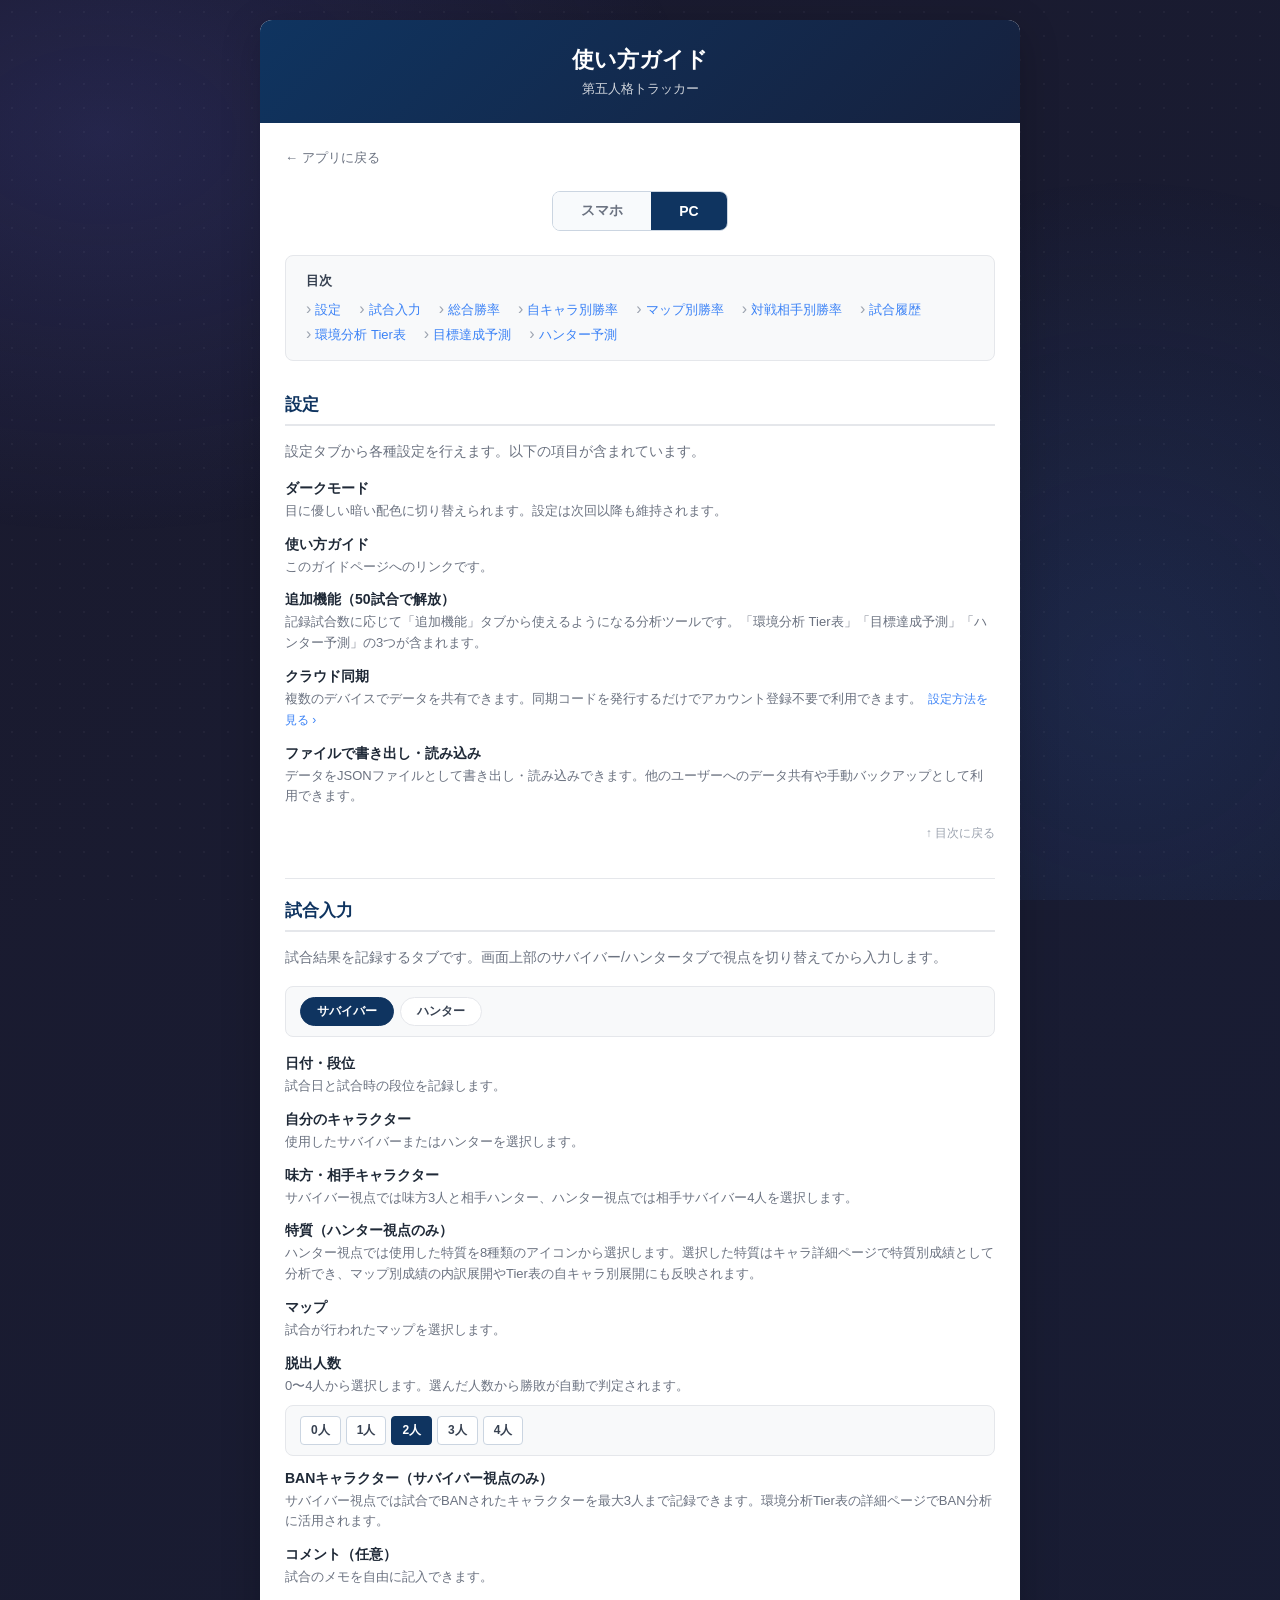
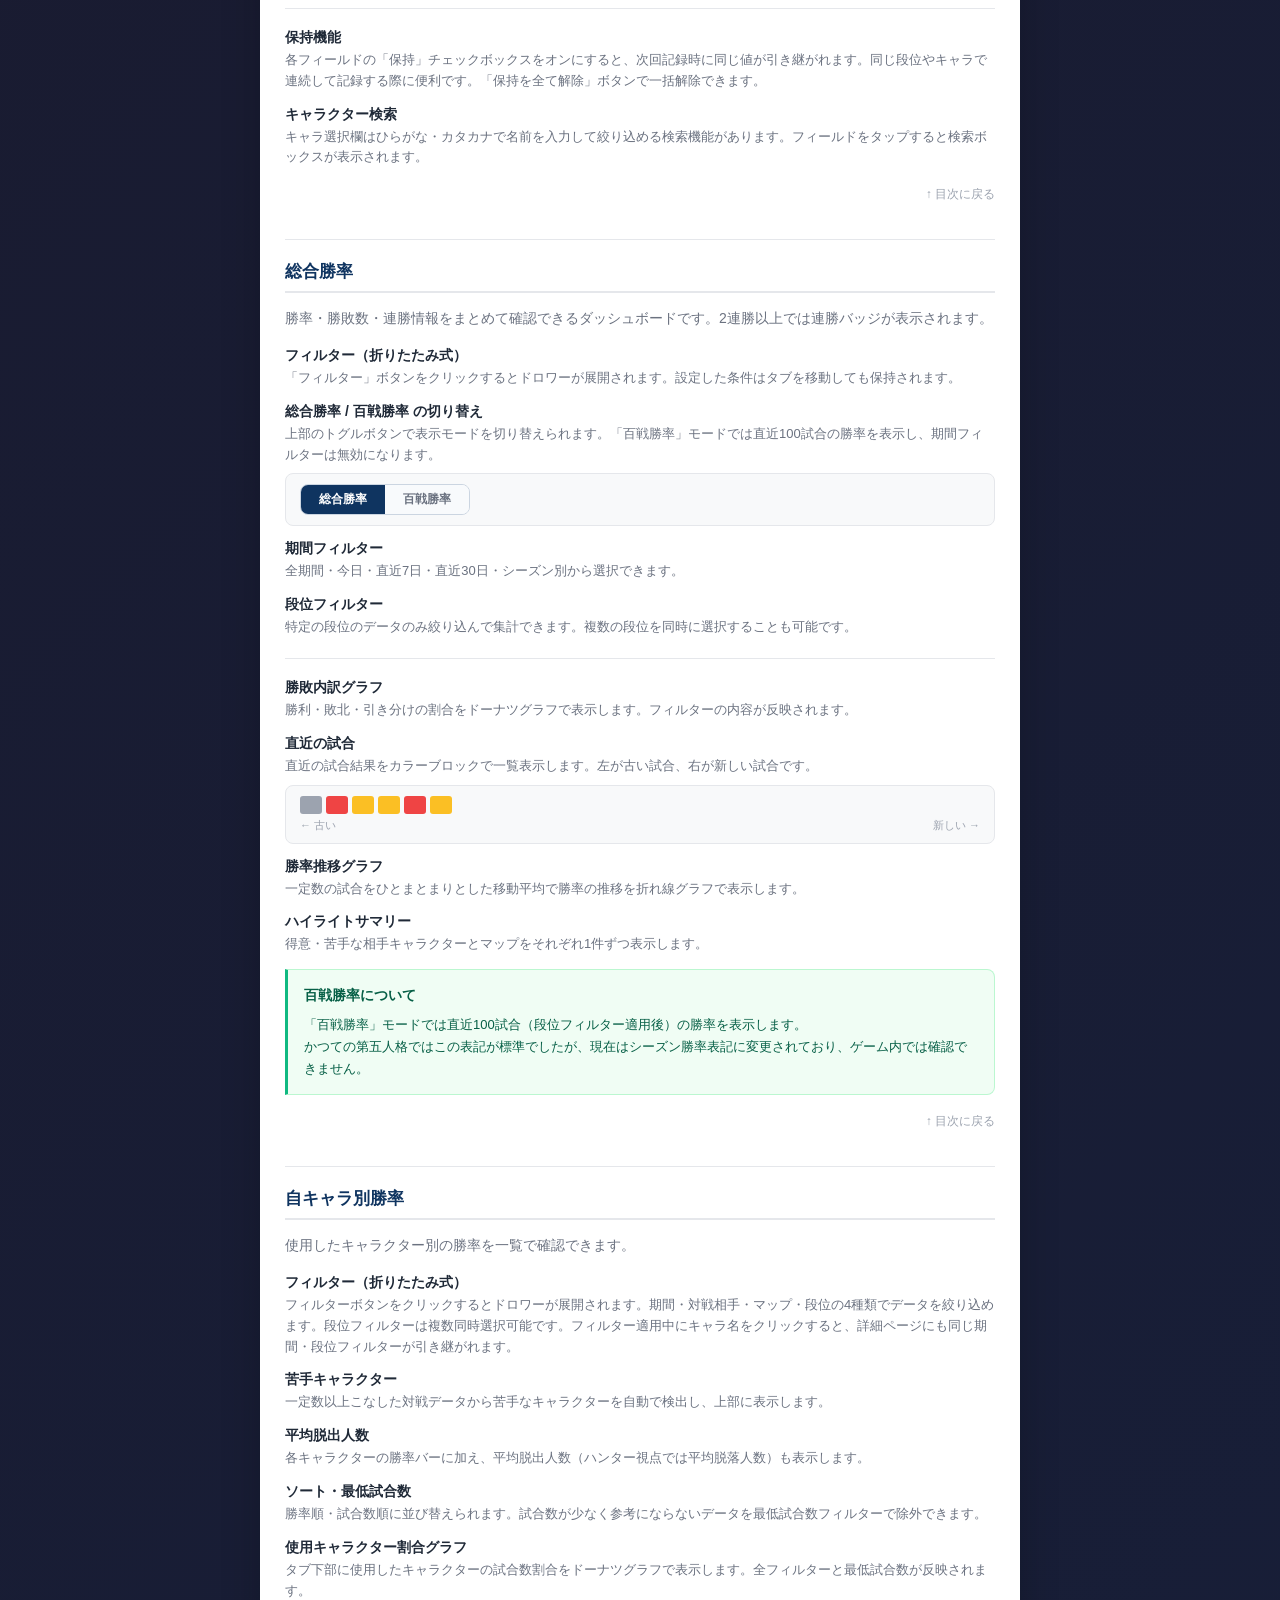
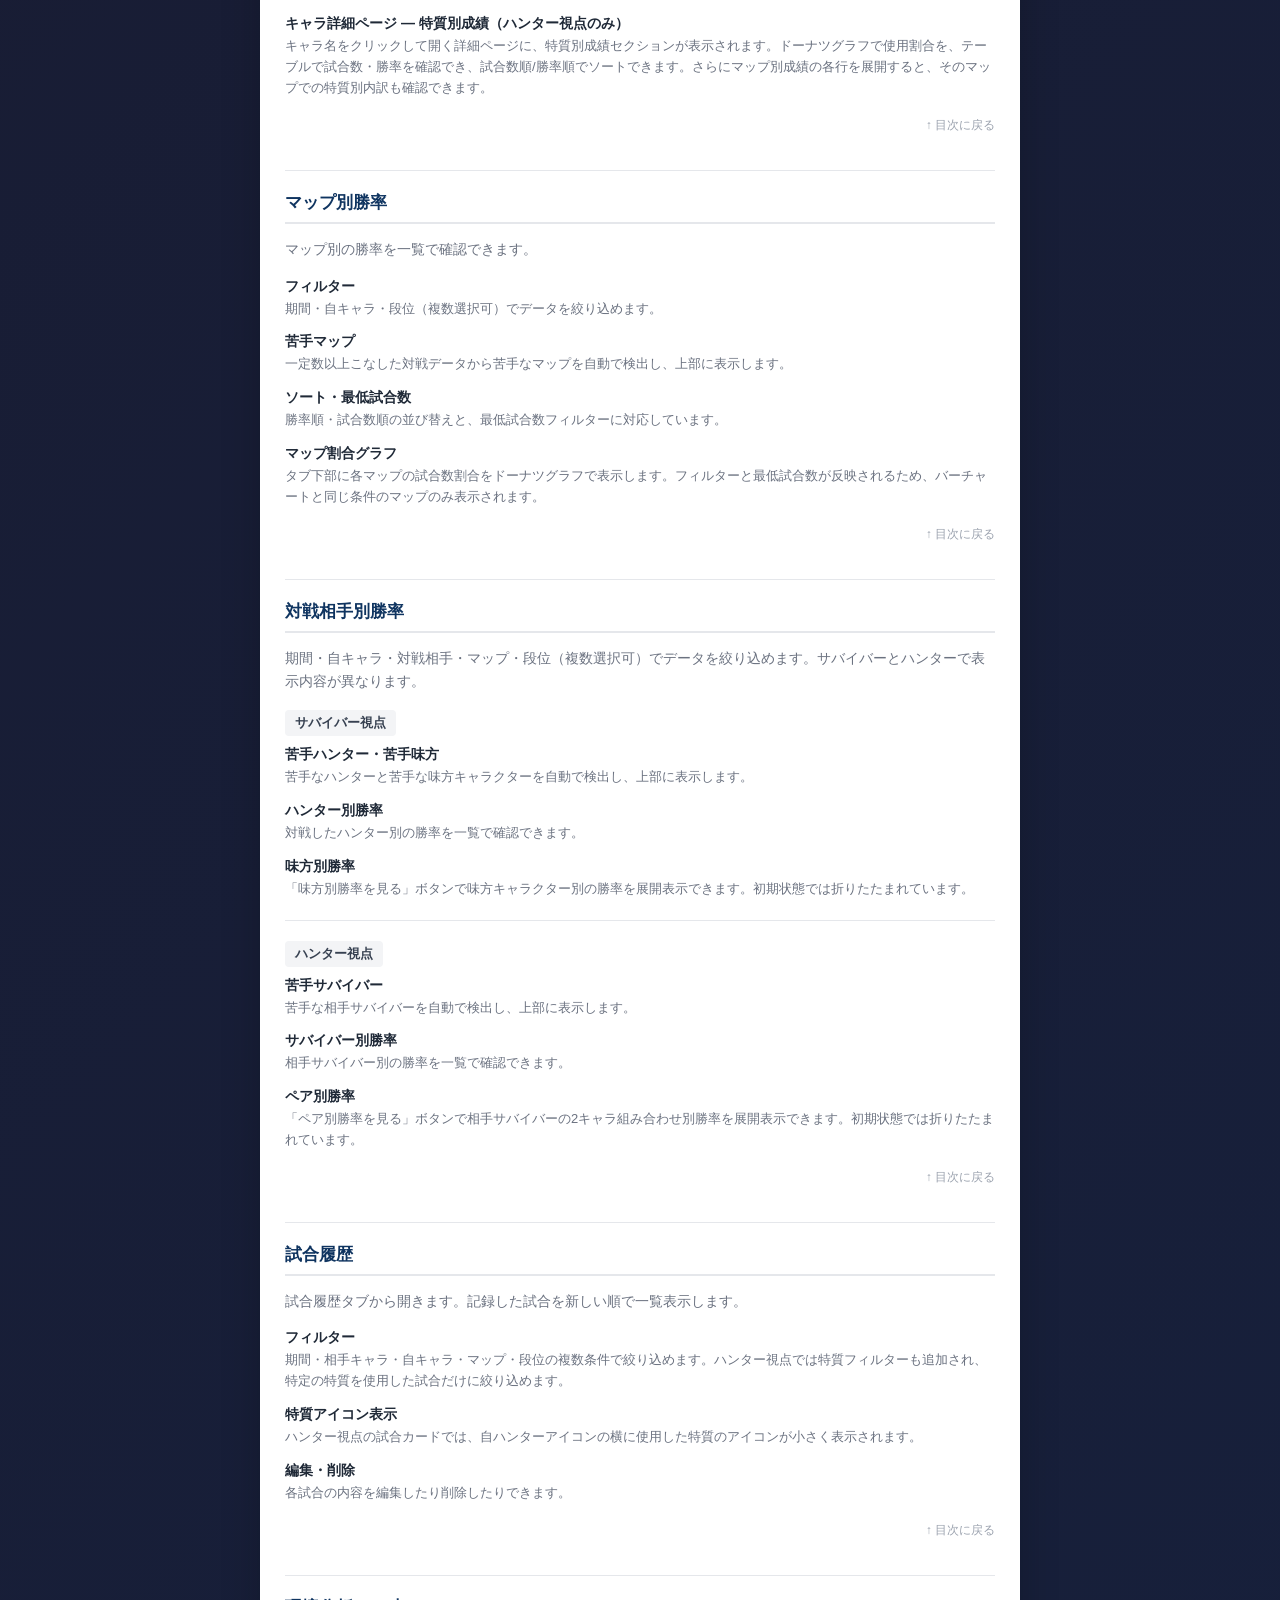
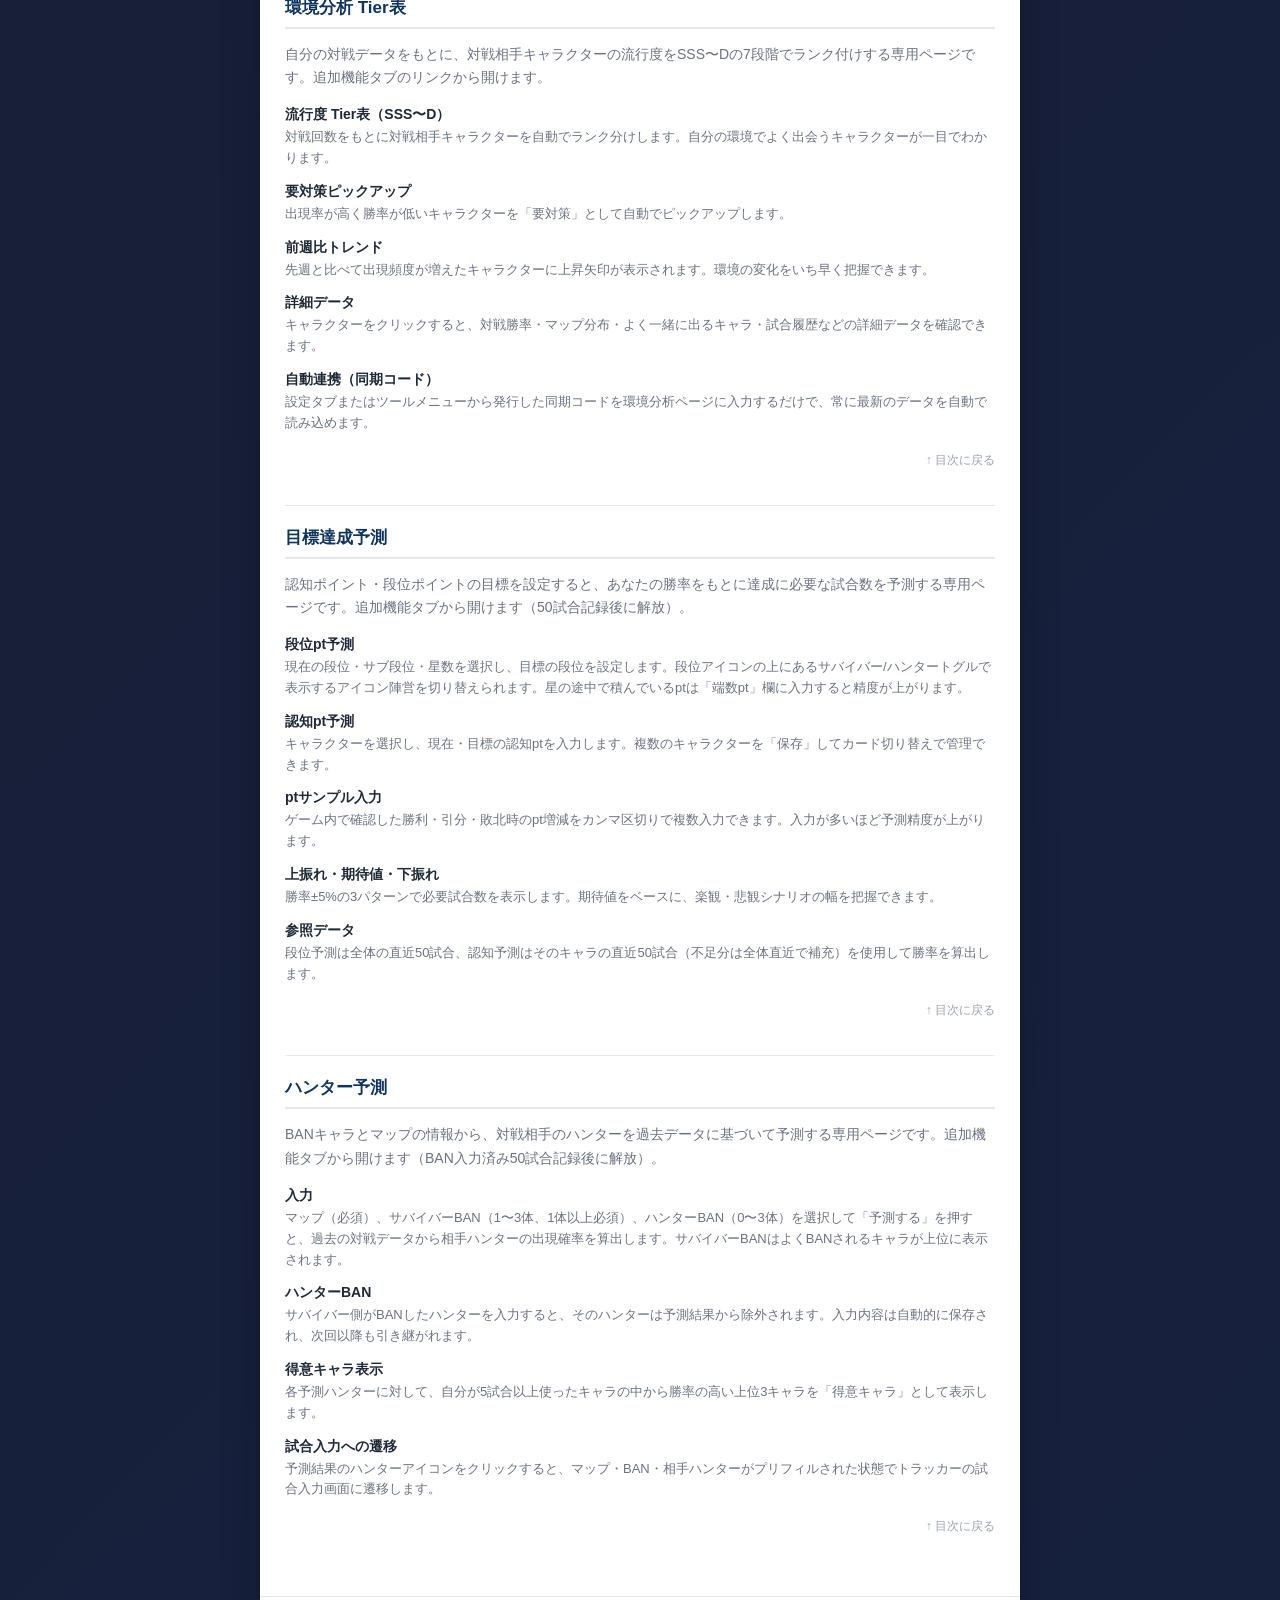
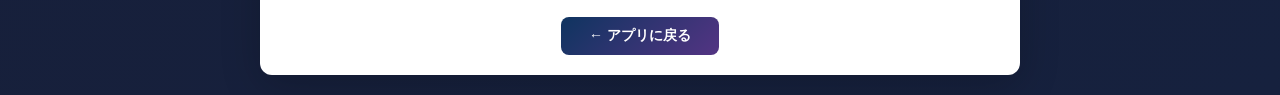
<file: guide.html>
<!DOCTYPE html>
<html lang="ja">
<head>
  <meta charset="UTF-8">
  <meta name="viewport" content="width=device-width, initial-scale=1.0, maximum-scale=1.0, user-scalable=no">
  <title>使い方ガイド | 第五人格トラッカー</title>
  <link rel="stylesheet" href="base.css">
  <link rel="stylesheet" href="guide-style.css">
</head>
<body>
  <script>
    if (localStorage.getItem('identity5_dark_mode') === 'on') {
      document.body.classList.add('dark-mode');
    }
  </script>
  <div class="container">
    <div class="header">
      <h1>使い方ガイド</h1>
      <div class="subtitle">第五人格トラッカー</div>
    </div>

    <div class="content">
      <a href="index.html" class="back-link">← アプリに戻る</a>

      <!-- PC/スマホ切り替えトグル -->
      <div class="view-toggle">
        <div class="view-toggle-inner">
          <button class="view-toggle-btn active" id="btn-mobile" onclick="switchView('mobile')">スマホ</button>
          <button class="view-toggle-btn" id="btn-pc" onclick="switchView('pc')">PC</button>
        </div>
      </div>

      <!-- ===== PC ガイド ===== -->
      <div id="guide-pc" style="display:none;">

        <!-- 目次 -->
        <div class="toc" id="toc">
          <div class="toc-title">目次</div>
          <ul class="toc-list">
            <li><a href="#settings">設定</a></li>
            <li><a href="#input">試合入力</a></li>
            <li><a href="#overall">総合勝率</a></li>
            <li><a href="#character">自キャラ別勝率</a></li>
            <li><a href="#map">マップ別勝率</a></li>
            <li><a href="#opponent">対戦相手別勝率</a></li>
            <li><a href="#history">試合履歴</a></li>
            <li><a href="#tier-analysis">環境分析 Tier表</a></li>
            <li><a href="#challenge">目標達成予測</a></li>
            <li><a href="#predict">ハンター予測</a></li>
          </ul>
        </div>

        <!-- 設定 -->
        <div class="section" id="settings">
          <div class="section-title">設定</div>
          <div class="section-desc">設定タブから各種設定を行えます。以下の項目が含まれています。</div>

          <ul class="feature-list">
            <li>
              <div class="feature-name">ダークモード</div>
              <div class="feature-desc">目に優しい暗い配色に切り替えられます。設定は次回以降も維持されます。</div>
            </li>
            <li>
              <div class="feature-name">使い方ガイド</div>
              <div class="feature-desc">このガイドページへのリンクです。</div>
            </li>
            <li>
              <div class="feature-name">追加機能（50試合で解放）</div>
              <div class="feature-desc">記録試合数に応じて「追加機能」タブから使えるようになる分析ツールです。「環境分析 Tier表」「目標達成予測」「ハンター予測」の3つが含まれます。</div>
            </li>
            <li>
              <div class="feature-name">クラウド同期</div>
              <div class="feature-desc">複数のデバイスでデータを共有できます。同期コードを発行するだけでアカウント登録不要で利用できます。<a href="sync-guide.html" class="feature-link" target="_blank">設定方法を見る ›</a></div>
            </li>
            <li>
              <div class="feature-name">ファイルで書き出し・読み込み</div>
              <div class="feature-desc">データをJSONファイルとして書き出し・読み込みできます。他のユーザーへのデータ共有や手動バックアップとして利用できます。</div>
            </li>
          </ul>

          <a href="#toc" class="back-to-toc">↑ 目次に戻る</a>
        </div>

        <hr class="divider">

        <!-- 試合入力 -->
        <div class="section" id="input">
          <div class="section-title">試合入力</div>
          <div class="section-desc">試合結果を記録するタブです。画面上部のサバイバー/ハンタータブで視点を切り替えてから入力します。</div>

          <div class="ui-mock" style="margin-bottom: 18px;">
            <span class="ui-tab active">サバイバー</span>
            <span class="ui-tab">ハンター</span>
          </div>

          <ul class="feature-list">
            <li>
              <div class="feature-name">日付・段位</div>
              <div class="feature-desc">試合日と試合時の段位を記録します。</div>
            </li>
            <li>
              <div class="feature-name">自分のキャラクター</div>
              <div class="feature-desc">使用したサバイバーまたはハンターを選択します。</div>
            </li>
            <li>
              <div class="feature-name">味方・相手キャラクター</div>
              <div class="feature-desc">サバイバー視点では味方3人と相手ハンター、ハンター視点では相手サバイバー4人を選択します。</div>
            </li>
            <li>
              <div class="feature-name">特質（ハンター視点のみ）</div>
              <div class="feature-desc">ハンター視点では使用した特質を8種類のアイコンから選択します。選択した特質はキャラ詳細ページで特質別成績として分析でき、マップ別成績の内訳展開やTier表の自キャラ別展開にも反映されます。</div>
            </li>
            <li>
              <div class="feature-name">マップ</div>
              <div class="feature-desc">試合が行われたマップを選択します。</div>
            </li>
            <li>
              <div class="feature-name">脱出人数</div>
              <div class="feature-desc">0〜4人から選択します。選んだ人数から勝敗が自動で判定されます。</div>
              <div class="ui-mock">
                <div class="ui-escape-btns">
                  <span class="ui-escape-btn">0人</span>
                  <span class="ui-escape-btn">1人</span>
                  <span class="ui-escape-btn selected">2人</span>
                  <span class="ui-escape-btn">3人</span>
                  <span class="ui-escape-btn">4人</span>
                </div>
              </div>
            </li>
            <li>
              <div class="feature-name">BANキャラクター（サバイバー視点のみ）</div>
              <div class="feature-desc">サバイバー視点では試合でBANされたキャラクターを最大3人まで記録できます。環境分析Tier表の詳細ページでBAN分析に活用されます。</div>
            </li>
            <li>
              <div class="feature-name">コメント（任意）</div>
              <div class="feature-desc">試合のメモを自由に記入できます。</div>
            </li>
          </ul>

          <hr class="divider">

          <ul class="feature-list">
            <li>
              <div class="feature-name">保持機能</div>
              <div class="feature-desc">各フィールドの「保持」チェックボックスをオンにすると、次回記録時に同じ値が引き継がれます。同じ段位やキャラで連続して記録する際に便利です。「保持を全て解除」ボタンで一括解除できます。</div>
            </li>
            <li>
              <div class="feature-name">キャラクター検索</div>
              <div class="feature-desc">キャラ選択欄はひらがな・カタカナで名前を入力して絞り込める検索機能があります。フィールドをタップすると検索ボックスが表示されます。</div>
            </li>
          </ul>

          <a href="#toc" class="back-to-toc">↑ 目次に戻る</a>
        </div>

        <hr class="divider">

        <!-- 総合勝率 -->
        <div class="section" id="overall">
          <div class="section-title">総合勝率</div>
          <div class="section-desc">勝率・勝敗数・連勝情報をまとめて確認できるダッシュボードです。2連勝以上では連勝バッジが表示されます。</div>

          <ul class="feature-list">
            <li>
              <div class="feature-name">フィルター（折りたたみ式）</div>
              <div class="feature-desc">「フィルター」ボタンをクリックするとドロワーが展開されます。設定した条件はタブを移動しても保持されます。</div>
            </li>
            <li>
              <div class="feature-name">総合勝率 / 百戦勝率 の切り替え</div>
              <div class="feature-desc">上部のトグルボタンで表示モードを切り替えられます。「百戦勝率」モードでは直近100試合の勝率を表示し、期間フィルターは無効になります。</div>
              <div class="ui-mock" style="margin-top: 8px;">
                <div class="ui-toggle">
                  <span class="ui-toggle-btn active">総合勝率</span>
                  <span class="ui-toggle-btn">百戦勝率</span>
                </div>
              </div>
            </li>
            <li>
              <div class="feature-name">期間フィルター</div>
              <div class="feature-desc">全期間・今日・直近7日・直近30日・シーズン別から選択できます。</div>
            </li>
            <li>
              <div class="feature-name">段位フィルター</div>
              <div class="feature-desc">特定の段位のデータのみ絞り込んで集計できます。複数の段位を同時に選択することも可能です。</div>
            </li>
          </ul>

          <hr class="divider">

          <ul class="feature-list">
            <li>
              <div class="feature-name">勝敗内訳グラフ</div>
              <div class="feature-desc">勝利・敗北・引き分けの割合をドーナツグラフで表示します。フィルターの内容が反映されます。</div>
            </li>
            <li>
              <div class="feature-name">直近の試合</div>
              <div class="feature-desc">直近の試合結果をカラーブロックで一覧表示します。左が古い試合、右が新しい試合です。</div>
              <div class="ui-mock" style="flex-direction: column; align-items: flex-start; gap: 4px;">
                <div class="ui-blocks">
                  <div class="ui-block" style="background:#9ca3af;"></div>
                  <div class="ui-block" style="background:#ef4444;"></div>
                  <div class="ui-block" style="background:#fbbf24;"></div>
                  <div class="ui-block" style="background:#fbbf24;"></div>
                  <div class="ui-block" style="background:#ef4444;"></div>
                  <div class="ui-block" style="background:#fbbf24;"></div>
                </div>
                <div style="display:flex; justify-content:space-between; width:100%; font-size:11px; color:#9ca3af;">
                  <span>← 古い</span><span>新しい →</span>
                </div>
              </div>
            </li>
            <li>
              <div class="feature-name">勝率推移グラフ</div>
              <div class="feature-desc">一定数の試合をひとまとまりとした移動平均で勝率の推移を折れ線グラフで表示します。</div>
            </li>
            <li>
              <div class="feature-name">ハイライトサマリー</div>
              <div class="feature-desc">得意・苦手な相手キャラクターとマップをそれぞれ1件ずつ表示します。</div>
            </li>
          </ul>

          <div class="highlight-box">
            <div class="highlight-title">百戦勝率について</div>
            「百戦勝率」モードでは直近100試合（段位フィルター適用後）の勝率を表示します。<br>
            かつての第五人格ではこの表記が標準でしたが、現在はシーズン勝率表記に変更されており、ゲーム内では確認できません。
          </div>

          <a href="#toc" class="back-to-toc">↑ 目次に戻る</a>
        </div>

        <hr class="divider">

        <!-- 自キャラ別勝率 -->
        <div class="section" id="character">
          <div class="section-title">自キャラ別勝率</div>
          <div class="section-desc">使用したキャラクター別の勝率を一覧で確認できます。</div>

          <ul class="feature-list">
            <li>
              <div class="feature-name">フィルター（折りたたみ式）</div>
              <div class="feature-desc">フィルターボタンをクリックするとドロワーが展開されます。期間・対戦相手・マップ・段位の4種類でデータを絞り込めます。段位フィルターは複数同時選択可能です。フィルター適用中にキャラ名をクリックすると、詳細ページにも同じ期間・段位フィルターが引き継がれます。</div>
            </li>
            <li>
              <div class="feature-name">苦手キャラクター</div>
              <div class="feature-desc">一定数以上こなした対戦データから苦手なキャラクターを自動で検出し、上部に表示します。</div>
            </li>
            <li>
              <div class="feature-name">平均脱出人数</div>
              <div class="feature-desc">各キャラクターの勝率バーに加え、平均脱出人数（ハンター視点では平均脱落人数）も表示します。</div>
            </li>
            <li>
              <div class="feature-name">ソート・最低試合数</div>
              <div class="feature-desc">勝率順・試合数順に並び替えられます。試合数が少なく参考にならないデータを最低試合数フィルターで除外できます。</div>
            </li>
            <li>
              <div class="feature-name">使用キャラクター割合グラフ</div>
              <div class="feature-desc">タブ下部に使用したキャラクターの試合数割合をドーナツグラフで表示します。全フィルターと最低試合数が反映されます。</div>
            </li>
            <li>
              <div class="feature-name">キャラ詳細ページ — 特質別成績（ハンター視点のみ）</div>
              <div class="feature-desc">キャラ名をクリックして開く詳細ページに、特質別成績セクションが表示されます。ドーナツグラフで使用割合を、テーブルで試合数・勝率を確認でき、試合数順/勝率順でソートできます。さらにマップ別成績の各行を展開すると、そのマップでの特質別内訳も確認できます。</div>
            </li>
          </ul>

          <a href="#toc" class="back-to-toc">↑ 目次に戻る</a>
        </div>

        <hr class="divider">

        <!-- マップ別勝率 -->
        <div class="section" id="map">
          <div class="section-title">マップ別勝率</div>
          <div class="section-desc">マップ別の勝率を一覧で確認できます。</div>

          <ul class="feature-list">
            <li>
              <div class="feature-name">フィルター</div>
              <div class="feature-desc">期間・自キャラ・段位（複数選択可）でデータを絞り込めます。</div>
            </li>
            <li>
              <div class="feature-name">苦手マップ</div>
              <div class="feature-desc">一定数以上こなした対戦データから苦手なマップを自動で検出し、上部に表示します。</div>
            </li>
            <li>
              <div class="feature-name">ソート・最低試合数</div>
              <div class="feature-desc">勝率順・試合数順の並び替えと、最低試合数フィルターに対応しています。</div>
            </li>
            <li>
              <div class="feature-name">マップ割合グラフ</div>
              <div class="feature-desc">タブ下部に各マップの試合数割合をドーナツグラフで表示します。フィルターと最低試合数が反映されるため、バーチャートと同じ条件のマップのみ表示されます。</div>
            </li>
          </ul>

          <a href="#toc" class="back-to-toc">↑ 目次に戻る</a>
        </div>

        <hr class="divider">

        <!-- 対戦相手別勝率 -->
        <div class="section" id="opponent">
          <div class="section-title">対戦相手別勝率</div>
          <div class="section-desc">期間・自キャラ・対戦相手・マップ・段位（複数選択可）でデータを絞り込めます。サバイバーとハンターで表示内容が異なります。</div>

          <div class="perspective-section">
            <div class="perspective-label">サバイバー視点</div>
            <ul class="feature-list">
              <li>
                <div class="feature-name">苦手ハンター・苦手味方</div>
                <div class="feature-desc">苦手なハンターと苦手な味方キャラクターを自動で検出し、上部に表示します。</div>
              </li>
              <li>
                <div class="feature-name">ハンター別勝率</div>
                <div class="feature-desc">対戦したハンター別の勝率を一覧で確認できます。</div>
              </li>
              <li>
                <div class="feature-name">味方別勝率</div>
                <div class="feature-desc">「味方別勝率を見る」ボタンで味方キャラクター別の勝率を展開表示できます。初期状態では折りたたまれています。</div>
              </li>
            </ul>
          </div>

          <hr class="divider">

          <div class="perspective-section">
            <div class="perspective-label">ハンター視点</div>
            <ul class="feature-list">
              <li>
                <div class="feature-name">苦手サバイバー</div>
                <div class="feature-desc">苦手な相手サバイバーを自動で検出し、上部に表示します。</div>
              </li>
              <li>
                <div class="feature-name">サバイバー別勝率</div>
                <div class="feature-desc">相手サバイバー別の勝率を一覧で確認できます。</div>
              </li>
              <li>
                <div class="feature-name">ペア別勝率</div>
                <div class="feature-desc">「ペア別勝率を見る」ボタンで相手サバイバーの2キャラ組み合わせ別勝率を展開表示できます。初期状態では折りたたまれています。</div>
              </li>
            </ul>
          </div>

          <a href="#toc" class="back-to-toc">↑ 目次に戻る</a>
        </div>

        <hr class="divider">

        <!-- 試合履歴 -->
        <div class="section" id="history">
          <div class="section-title">試合履歴</div>
          <div class="section-desc">試合履歴タブから開きます。記録した試合を新しい順で一覧表示します。</div>

          <ul class="feature-list">
            <li>
              <div class="feature-name">フィルター</div>
              <div class="feature-desc">期間・相手キャラ・自キャラ・マップ・段位の複数条件で絞り込めます。ハンター視点では特質フィルターも追加され、特定の特質を使用した試合だけに絞り込めます。</div>
            </li>
            <li>
              <div class="feature-name">特質アイコン表示</div>
              <div class="feature-desc">ハンター視点の試合カードでは、自ハンターアイコンの横に使用した特質のアイコンが小さく表示されます。</div>
            </li>
            <li>
              <div class="feature-name">編集・削除</div>
              <div class="feature-desc">各試合の内容を編集したり削除したりできます。</div>
            </li>
          </ul>

          <a href="#toc" class="back-to-toc">↑ 目次に戻る</a>
        </div>

        <hr class="divider">

        <!-- 環境分析 Tier表 -->
        <div class="section" id="tier-analysis">
          <div class="section-title">環境分析 Tier表</div>
          <div class="section-desc">自分の対戦データをもとに、対戦相手キャラクターの流行度をSSS〜Dの7段階でランク付けする専用ページです。追加機能タブのリンクから開けます。</div>

          <ul class="feature-list">
            <li>
              <div class="feature-name">流行度 Tier表（SSS〜D）</div>
              <div class="feature-desc">対戦回数をもとに対戦相手キャラクターを自動でランク分けします。自分の環境でよく出会うキャラクターが一目でわかります。</div>
            </li>
            <li>
              <div class="feature-name">要対策ピックアップ</div>
              <div class="feature-desc">出現率が高く勝率が低いキャラクターを「要対策」として自動でピックアップします。</div>
            </li>
            <li>
              <div class="feature-name">前週比トレンド</div>
              <div class="feature-desc">先週と比べて出現頻度が増えたキャラクターに上昇矢印が表示されます。環境の変化をいち早く把握できます。</div>
            </li>
            <li>
              <div class="feature-name">詳細データ</div>
              <div class="feature-desc">キャラクターをクリックすると、対戦勝率・マップ分布・よく一緒に出るキャラ・試合履歴などの詳細データを確認できます。</div>
            </li>
            <li>
              <div class="feature-name">自動連携（同期コード）</div>
              <div class="feature-desc">設定タブまたはツールメニューから発行した同期コードを環境分析ページに入力するだけで、常に最新のデータを自動で読み込めます。</div>
            </li>
          </ul>

          <a href="#toc" class="back-to-toc">↑ 目次に戻る</a>
        </div>

        <hr class="divider">

        <!-- 目標達成予測 -->
        <div class="section" id="challenge">
          <div class="section-title">目標達成予測</div>
          <div class="section-desc">認知ポイント・段位ポイントの目標を設定すると、あなたの勝率をもとに達成に必要な試合数を予測する専用ページです。追加機能タブから開けます（50試合記録後に解放）。</div>

          <ul class="feature-list">
            <li>
              <div class="feature-name">段位pt予測</div>
              <div class="feature-desc">現在の段位・サブ段位・星数を選択し、目標の段位を設定します。段位アイコンの上にあるサバイバー/ハンタートグルで表示するアイコン陣営を切り替えられます。星の途中で積んでいるptは「端数pt」欄に入力すると精度が上がります。</div>
            </li>
            <li>
              <div class="feature-name">認知pt予測</div>
              <div class="feature-desc">キャラクターを選択し、現在・目標の認知ptを入力します。複数のキャラクターを「保存」してカード切り替えで管理できます。</div>
            </li>
            <li>
              <div class="feature-name">ptサンプル入力</div>
              <div class="feature-desc">ゲーム内で確認した勝利・引分・敗北時のpt増減をカンマ区切りで複数入力できます。入力が多いほど予測精度が上がります。</div>
            </li>
            <li>
              <div class="feature-name">上振れ・期待値・下振れ</div>
              <div class="feature-desc">勝率±5%の3パターンで必要試合数を表示します。期待値をベースに、楽観・悲観シナリオの幅を把握できます。</div>
            </li>
            <li>
              <div class="feature-name">参照データ</div>
              <div class="feature-desc">段位予測は全体の直近50試合、認知予測はそのキャラの直近50試合（不足分は全体直近で補充）を使用して勝率を算出します。</div>
            </li>
          </ul>

          <a href="#toc" class="back-to-toc">↑ 目次に戻る</a>
        </div>

        <hr class="divider">

        <!-- ハンター予測 -->
        <div class="section" id="predict">
          <div class="section-title">ハンター予測</div>
          <div class="section-desc">BANキャラとマップの情報から、対戦相手のハンターを過去データに基づいて予測する専用ページです。追加機能タブから開けます（BAN入力済み50試合記録後に解放）。</div>

          <ul class="feature-list">
            <li>
              <div class="feature-name">入力</div>
              <div class="feature-desc">マップ（必須）、サバイバーBAN（1〜3体、1体以上必須）、ハンターBAN（0〜3体）を選択して「予測する」を押すと、過去の対戦データから相手ハンターの出現確率を算出します。サバイバーBANはよくBANされるキャラが上位に表示されます。</div>
            </li>
            <li>
              <div class="feature-name">ハンターBAN</div>
              <div class="feature-desc">サバイバー側がBANしたハンターを入力すると、そのハンターは予測結果から除外されます。入力内容は自動的に保存され、次回以降も引き継がれます。</div>
            </li>
            <li>
              <div class="feature-name">得意キャラ表示</div>
              <div class="feature-desc">各予測ハンターに対して、自分が5試合以上使ったキャラの中から勝率の高い上位3キャラを「得意キャラ」として表示します。</div>
            </li>
            <li>
              <div class="feature-name">試合入力への遷移</div>
              <div class="feature-desc">予測結果のハンターアイコンをクリックすると、マップ・BAN・相手ハンターがプリフィルされた状態でトラッカーの試合入力画面に遷移します。</div>
            </li>
          </ul>

          <a href="#toc" class="back-to-toc">↑ 目次に戻る</a>
        </div>

      </div><!-- /#guide-pc -->

      <!-- ===== スマホ ガイド ===== -->
      <div id="guide-mobile">

        <!-- 目次 -->
        <div class="toc" id="toc-mobile">
          <div class="toc-title">目次</div>
          <ul class="toc-list">
            <li><a href="#m-nav">ナビゲーション</a></li>
            <li><a href="#m-perspective">視点切り替え</a></li>
            <li><a href="#m-scroll">スクロール操作</a></li>
            <li><a href="#m-input">入力</a></li>
            <li><a href="#m-stats">統計画面（総合・キャラ・マップ・対戦）</a></li>
            <li><a href="#m-history">履歴</a></li>
            <li><a href="#m-settings">ツール</a></li>
            <li><a href="#m-tier-analysis">環境分析 Tier表</a></li>
            <li><a href="#m-challenge">目標達成予測</a></li>
            <li><a href="#m-predict">ハンター予測</a></li>
          </ul>
        </div>

        <div class="highlight-box" style="margin-bottom: 28px;">
          <div class="highlight-title">はじめに</div>
          最初にヘッダー右の三本線アイコン（ツール）の中の設定で、ダークモードの切り替えやクラウド同期の有効化を行えます。
        </div>

        <!-- ナビゲーション -->
        <div class="section" id="m-nav">
          <div class="section-title">ナビゲーション</div>
          <div class="section-desc">スマホ版では画面下部に固定されたボトムナビ（5タブ）でメイン画面を切り替えます。試合履歴は入力タブ上部の時計アイコンから、設定・追加機能などはヘッダー右上のツールボタンから開きます。</div>

          <div class="ui-bnav-wrap">
            <div class="ui-bnav">
              <div class="ui-bnav-item active">
                <svg xmlns="http://www.w3.org/2000/svg" viewBox="0 0 24 24" fill="none" stroke="currentColor" stroke-width="2" stroke-linecap="round" stroke-linejoin="round" width="20" height="20"><path d="M17 3a2.828 2.828 0 1 1 4 4L7.5 20.5 2 22l1.5-5.5L17 3z"/></svg>
                入力
              </div>
              <div class="ui-bnav-item">
                <svg xmlns="http://www.w3.org/2000/svg" viewBox="0 0 24 24" fill="none" stroke="currentColor" stroke-width="2" stroke-linecap="round" stroke-linejoin="round" width="20" height="20"><polyline points="22 12 18 12 15 21 9 3 6 12 2 12"/></svg>
                総合
              </div>
              <div class="ui-bnav-item">
                <svg xmlns="http://www.w3.org/2000/svg" viewBox="0 0 24 24" fill="none" stroke="currentColor" stroke-width="2" stroke-linecap="round" stroke-linejoin="round" width="20" height="20"><path d="M20 21v-2a4 4 0 0 0-4-4H8a4 4 0 0 0-4 4v2"/><circle cx="12" cy="7" r="4"/></svg>
                キャラ別
              </div>
              <div class="ui-bnav-item">
                <svg xmlns="http://www.w3.org/2000/svg" viewBox="0 0 24 24" fill="none" stroke="currentColor" stroke-width="2" stroke-linecap="round" stroke-linejoin="round" width="20" height="20"><polygon points="1 6 1 22 8 18 16 22 23 18 23 2 16 6 8 2 1 6"/><line x1="8" y1="2" x2="8" y2="18"/><line x1="16" y1="6" x2="16" y2="22"/></svg>
                マップ別
              </div>
              <div class="ui-bnav-item">
                <svg xmlns="http://www.w3.org/2000/svg" viewBox="0 0 24 24" fill="none" stroke="currentColor" stroke-width="2" stroke-linecap="round" stroke-linejoin="round" width="20" height="20"><path d="M12 22s8-4 8-10V5l-8-3-8 3v7c0 6 8 10 8 10z"/></svg>
                対戦別
              </div>
            </div>
          </div>

          <ul class="feature-list" style="margin-top: 16px;">
            <li>
              <div class="feature-name">入力</div>
              <div class="feature-desc">試合結果の記録画面です。起動時はこのタブが開きます。</div>
            </li>
            <li>
              <div class="feature-name">総合 / キャラ別 / マップ別 / 対戦別</div>
              <div class="feature-desc">それぞれの統計画面に直接アクセスできます。タブごとに独立したフィルターが設定できます。</div>
            </li>
            <li>
              <div class="feature-name">履歴（入力タブ 時計アイコン）</div>
              <div class="feature-desc">入力タブ上部の時計アイコン（履歴ボタン）をタップすると試合履歴を表示します。</div>
            </li>
            <li>
              <div class="feature-name">ツール（ヘッダー 三本線アイコン）</div>
              <div class="feature-desc">ヘッダー右上の三本線アイコンをタップするとツールシートが右側からスライドして開きます。設定・追加機能・ガイドへのリンクが含まれます。</div>
              <div class="ui-tool-sheet" style="margin-top: 8px;">
                <div class="ui-tool-sheet-header">
                  <span>ツール</span><span style="color:#9ca3af;font-weight:400;font-size:12px;">✕</span>
                </div>
                <div class="ui-tool-sheet-item">
                  <svg xmlns="http://www.w3.org/2000/svg" viewBox="0 0 24 24" fill="none" stroke="currentColor" stroke-width="2" stroke-linecap="round" stroke-linejoin="round" width="16" height="16"><circle cx="12" cy="12" r="3"/><path d="M19.4 15a1.65 1.65 0 0 0 .33 1.82l.06.06a2 2 0 0 1-2.83 2.83l-.06-.06a1.65 1.65 0 0 0-1.82-.33 1.65 1.65 0 0 0-1 1.51V21a2 2 0 0 1-4 0v-.09A1.65 1.65 0 0 0 9 19.4a1.65 1.65 0 0 0-1.82.33l-.06.06a2 2 0 0 1-2.83-2.83l.06-.06A1.65 1.65 0 0 0 4.68 15a1.65 1.65 0 0 0-1.51-1H3a2 2 0 0 1 0-4h.09A1.65 1.65 0 0 0 4.6 9a1.65 1.65 0 0 0-.33-1.82l-.06-.06a2 2 0 0 1 2.83-2.83l.06.06A1.65 1.65 0 0 0 9 4.68a1.65 1.65 0 0 0 1-1.51V3a2 2 0 0 1 4 0v.09a1.65 1.65 0 0 0 1 1.51 1.65 1.65 0 0 0 1.82-.33l.06-.06a2 2 0 0 1 2.83 2.83l-.06.06A1.65 1.65 0 0 0 19.4 9a1.65 1.65 0 0 0 1.51 1H21a2 2 0 0 1 0 4h-.09a1.65 1.65 0 0 0-1.51 1z"/></svg>
                  設定
                </div>
                <div class="ui-tool-sheet-item">
                  <svg xmlns="http://www.w3.org/2000/svg" viewBox="0 0 24 24" fill="none" stroke="currentColor" stroke-width="2" stroke-linecap="round" stroke-linejoin="round" width="16" height="16"><path d="M2 3h6a4 4 0 0 1 4 4v14a3 3 0 0 0-3-3H2z"/><path d="M22 3h-6a4 4 0 0 0-4 4v14a3 3 0 0 1 3-3h7z"/></svg>
                  使い方ガイド
                </div>
                <div class="ui-tool-sheet-divider"></div>
                <div class="ui-tool-sheet-item">
                  <svg xmlns="http://www.w3.org/2000/svg" viewBox="0 0 24 24" fill="none" stroke="currentColor" stroke-width="2" stroke-linecap="round" stroke-linejoin="round" width="16" height="16"><line x1="18" y1="20" x2="18" y2="10"/><line x1="12" y1="20" x2="12" y2="4"/><line x1="6" y1="20" x2="6" y2="14"/></svg>
                  環境分析 対戦相手Tier表
                </div>
                <div class="ui-tool-sheet-item">
                  <svg xmlns="http://www.w3.org/2000/svg" viewBox="0 0 24 24" fill="none" stroke="currentColor" stroke-width="2" stroke-linecap="round" stroke-linejoin="round" width="16" height="16"><circle cx="12" cy="12" r="10"/><circle cx="12" cy="12" r="6"/><circle cx="12" cy="12" r="2"/></svg>
                  目標達成予測
                </div>
                <div class="ui-tool-sheet-item">
                  <svg xmlns="http://www.w3.org/2000/svg" viewBox="0 0 24 24" fill="none" stroke="currentColor" stroke-width="2" stroke-linecap="round" stroke-linejoin="round" width="16" height="16"><path d="M1 12s4-8 11-8 11 8 11 8-4 8-11 8-11-8-11-8z"/><circle cx="12" cy="12" r="3"/></svg>
                  ハンター予測
                </div>
              </div>
            </li>
          </ul>

          <a href="#toc-mobile" class="back-to-toc">↑ 目次に戻る</a>
        </div>

        <hr class="divider">

        <!-- 視点切り替え -->
        <div class="section" id="m-perspective">
          <div class="section-title">視点切り替え</div>
          <div class="section-desc">サバイバー/ハンターの視点はヘッダー直下の視点タブで切り替えます。入力・統計どちらの画面でも共通です。</div>

          <div class="ui-mock" style="margin-bottom: 8px;">
            <span class="ui-tab active">サバイバー</span>
            <span class="ui-tab">ハンター</span>
          </div>

          <div class="info-box">
            視点タブはページ上部に固定されておらず、スクロールすると隠れます。上にスクロールすると再び表示されます。頻繁に切り替える必要がある場合は先に視点を選択してから入力・確認を行うとスムーズです。
          </div>

          <a href="#toc-mobile" class="back-to-toc">↑ 目次に戻る</a>
        </div>

        <hr class="divider">

        <!-- スクロール操作 -->
        <div class="section" id="m-scroll">
          <div class="section-title">スクロール操作</div>
          <div class="section-desc">画面を広く使えるように、スクロール方向によってボトムナビとサブタブの表示が自動で切り替わります。</div>

          <div class="scroll-diagram">
            <div class="scroll-diagram-row">
              <div class="scroll-arrow">↓</div>
              <div class="scroll-label">下スクロール</div>
              <div class="scroll-result">ボトムナビ・サブタブが隠れる → コンテンツ表示エリアが広がる</div>
            </div>
            <div class="scroll-diagram-row">
              <div class="scroll-arrow">↑</div>
              <div class="scroll-label">上スクロール</div>
              <div class="scroll-result">ボトムナビ・サブタブが再表示される</div>
            </div>
          </div>

          <div class="info-box" style="margin-top: 12px;">
            ボトムナビが隠れている状態でもタブの切り替えは可能です。少し上にスクロールするだけでボトムナビが再表示されます。
          </div>

          <a href="#toc-mobile" class="back-to-toc">↑ 目次に戻る</a>
        </div>

        <hr class="divider">

        <!-- 入力 -->
        <div class="section" id="m-input">
          <div class="section-title">入力</div>
          <div class="section-desc">ボトムナビの「入力」をタップして試合結果を記録します。まず視点タブでサバイバー/ハンターを選択してから各項目を入力してください。</div>

          <ul class="feature-list">
            <li>
              <div class="feature-name">日付・段位</div>
              <div class="feature-desc">試合日と試合時の段位を記録します。</div>
            </li>
            <li>
              <div class="feature-name">自分のキャラクター</div>
              <div class="feature-desc">使用したサバイバーまたはハンターを選択します。タップすると検索ボックスが表示され、ひらがな・カタカナで絞り込めます。</div>
            </li>
            <li>
              <div class="feature-name">味方・相手キャラクター</div>
              <div class="feature-desc">サバイバー視点では味方3人と相手ハンター、ハンター視点では相手サバイバー4人を選択します。</div>
            </li>
            <li>
              <div class="feature-name">特質（ハンター視点のみ）</div>
              <div class="feature-desc">ハンター視点では使用した特質を8種類のアイコンからタップして選択します。選択した特質はキャラ詳細ページで特質別成績として分析でき、マップ別成績の内訳展開やTier表の自キャラ別展開にも反映されます。</div>
            </li>
            <li>
              <div class="feature-name">マップ・脱出人数</div>
              <div class="feature-desc">マップを選択し、脱出人数（0〜4人）をタップします。脱出人数から勝敗が自動判定されます。</div>
              <div class="ui-mock">
                <div class="ui-escape-btns">
                  <span class="ui-escape-btn">0人</span>
                  <span class="ui-escape-btn">1人</span>
                  <span class="ui-escape-btn selected">2人</span>
                  <span class="ui-escape-btn">3人</span>
                  <span class="ui-escape-btn">4人</span>
                </div>
              </div>
            </li>
            <li>
              <div class="feature-name">BANキャラクター（サバイバー視点のみ）</div>
              <div class="feature-desc">サバイバー視点では試合でBANされたキャラクターを最大3人まで記録できます。環境分析Tier表の詳細ページでBAN分析に活用されます。</div>
            </li>
            <li>
              <div class="feature-name">保持機能</div>
              <div class="feature-desc">各フィールドの「保持」チェックをオンにすると、次回も同じ値が引き継がれます。同じキャラや段位で連続して記録するときに便利です。</div>
            </li>
          </ul>

          <a href="#toc-mobile" class="back-to-toc">↑ 目次に戻る</a>
        </div>

        <hr class="divider">

        <!-- 統計 -->
        <div class="section" id="m-stats">
          <div class="section-title">統計画面（総合・キャラ別・マップ別・対戦別）</div>
          <div class="section-desc">ボトムナビの「総合」「キャラ別」「マップ別」「対戦別」の4つがそれぞれ独立した統計画面です。タップすると直接その統計に移動します。</div>

          <ul class="feature-list">
            <li>
              <div class="feature-name">総合勝率</div>
              <div class="feature-desc">勝率・勝敗数・連勝情報・グラフをまとめて確認できます。期間・段位フィルターに対応しています。</div>
            </li>
            <li>
              <div class="feature-name">キャラ別</div>
              <div class="feature-desc">使用キャラクター別の勝率一覧です。苦手キャラクターの自動検出や勝率順・試合数順のソートができます。ハンター視点ではキャラ詳細ページに特質別成績（ドーナツグラフ＋テーブル）が表示され、マップ別成績で特質内訳の展開もできます。</div>
            </li>
            <li>
              <div class="feature-name">マップ別</div>
              <div class="feature-desc">マップ別の勝率一覧です。苦手マップの自動検出に対応しています。</div>
            </li>
            <li>
              <div class="feature-name">対戦相手別</div>
              <div class="feature-desc">サバイバー視点ではハンター別・味方編成別、ハンター視点ではサバイバー別・ペア別の勝率を確認できます。</div>
            </li>
            <li>
              <div class="feature-name">フィルター（折りたたみ式）</div>
              <div class="feature-desc">各統計画面の上部にあるフィルターボタンをタップするとフィルターが展開されます。期間・段位などを設定したまま各タブを行き来できます。フィルター適用中にキャラやマップをタップすると、詳細ページにも同じフィルターが引き継がれます。</div>
            </li>
          </ul>

          <a href="#toc-mobile" class="back-to-toc">↑ 目次に戻る</a>
        </div>

        <hr class="divider">

        <!-- 履歴 -->
        <div class="section" id="m-history">
          <div class="section-title">履歴</div>
          <div class="section-desc">入力タブ上部の時計アイコン（履歴ボタン）をタップすると記録した試合を新しい順で一覧表示します。</div>

          <ul class="feature-list">
            <li>
              <div class="feature-name">フィルター</div>
              <div class="feature-desc">期間・相手キャラ・自キャラ・マップ・段位の複数条件で絞り込めます。ハンター視点では特質フィルターも使えます。</div>
            </li>
            <li>
              <div class="feature-name">編集・削除</div>
              <div class="feature-desc">各試合の内容を編集したり削除したりできます。</div>
            </li>
          </ul>

          <a href="#toc-mobile" class="back-to-toc">↑ 目次に戻る</a>
        </div>

        <hr class="divider">

        <!-- 設定 -->
        <div class="section" id="m-settings">
          <div class="section-title">ツール</div>
          <div class="section-desc">ヘッダー右上の三本線アイコン（ツール）をタップするとツールシートが右側からスライドして開きます。設定・追加機能・ガイドへのアクセスができます。</div>

          <ul class="feature-list">
            <li>
              <div class="feature-name">ダークモード</div>
              <div class="feature-desc">目に優しい暗い配色に切り替えられます。設定は次回以降も維持されます。</div>
            </li>
            <li>
              <div class="feature-name">使い方ガイド / ホーム画面に追加</div>
              <div class="feature-desc">このガイドページへのリンクと、ホーム画面へのインストール手順ページへのリンクです。<a href="install-guide.html" class="feature-link" target="_blank">インストール方法を見る ›</a></div>
            </li>
            <li>
              <div class="feature-name">追加機能（50試合で解放）</div>
              <div class="feature-desc">記録試合数に応じて使えるようになる分析ツールです。「環境分析 Tier表」「目標達成予測」「ハンター予測」の3つが含まれます。<a href="#m-tier-analysis" class="feature-link">Tier表を見る ›</a> <a href="#m-challenge" class="feature-link">目標達成予測を見る ›</a> <a href="#m-predict" class="feature-link">ハンター予測を見る ›</a></div>
            </li>
            <li>
              <div class="feature-name">クラウド同期</div>
              <div class="feature-desc">複数のデバイスでデータを共有できます。同期コードを発行するだけでアカウント登録不要で利用できます。<a href="sync-guide.html" class="feature-link" target="_blank">設定方法を見る ›</a></div>
            </li>
            <li>
              <div class="feature-name">ファイルで書き出し・読み込み</div>
              <div class="feature-desc">データをJSONファイルとして書き出し・読み込みできます。手動バックアップやデータ共有に利用できます。</div>
            </li>
          </ul>

          <a href="#toc-mobile" class="back-to-toc">↑ 目次に戻る</a>
        </div>

        <hr class="divider">

        <!-- 環境分析 Tier表 -->
        <div class="section" id="m-tier-analysis">
          <div class="section-title">環境分析 Tier表</div>
          <div class="section-desc">自分の対戦データをもとに、対戦相手キャラクターの流行度をSSS〜Dの7段階でランク付けする専用ページです。ツールメニューから開けます。</div>

          <ul class="feature-list">
            <li>
              <div class="feature-name">流行度 Tier表（SSS〜D）</div>
              <div class="feature-desc">対戦回数をもとに対戦相手キャラクターを自動でランク分けします。自分の環境でよく出会うキャラクターが一目でわかります。</div>
            </li>
            <li>
              <div class="feature-name">要対策ピックアップ</div>
              <div class="feature-desc">出現率が高く勝率が低いキャラクターを「要対策」として自動でピックアップします。</div>
            </li>
            <li>
              <div class="feature-name">前週比トレンド</div>
              <div class="feature-desc">先週と比べて出現頻度が増えたキャラクターに上昇矢印が表示されます。環境の変化をいち早く把握できます。</div>
            </li>
            <li>
              <div class="feature-name">詳細データ</div>
              <div class="feature-desc">キャラクターをタップすると、対戦勝率・マップ分布・よく一緒に出るキャラ・試合履歴などの詳細データを確認できます。</div>
            </li>
            <li>
              <div class="feature-name">自動連携（同期コード）</div>
              <div class="feature-desc">ツールメニューの設定で発行した同期コードを環境分析ページに入力するだけで、常に最新のデータを自動で読み込めます。</div>
            </li>
          </ul>

          <a href="#toc-mobile" class="back-to-toc">↑ 目次に戻る</a>
        </div>

        <hr class="divider">

        <!-- 目標達成予測 -->
        <div class="section" id="m-challenge">
          <div class="section-title">目標達成予測</div>
          <div class="section-desc">認知ポイント・段位ポイントの目標を設定すると、あなたの勝率をもとに達成に必要な試合数を予測する専用ページです。ツールメニューからタップして開けます（50試合記録後に解放）。</div>

          <ul class="feature-list">
            <li>
              <div class="feature-name">段位pt予測</div>
              <div class="feature-desc">現在の段位・サブ段位・星数をタップして選択し、目標の段位を設定します。カード上のサバイバー/ハンタートグルで表示アイコンを切り替えられます。星の途中で積んでいるptは「端数pt」欄に入力すると精度が上がります。</div>
            </li>
            <li>
              <div class="feature-name">認知pt予測</div>
              <div class="feature-desc">キャラクターを選択し、現在・目標の認知ptを入力します。複数のキャラクターを「このキャラを保存する」ボタンでカード登録でき、タップ切り替えで管理できます。</div>
            </li>
            <li>
              <div class="feature-name">ptサンプル入力</div>
              <div class="feature-desc">ゲーム内で確認した勝利・引分・敗北時のpt増減をカンマ区切りで複数入力します。入力が多いほど予測精度が上がります。</div>
            </li>
            <li>
              <div class="feature-name">上振れ・期待値・下振れ</div>
              <div class="feature-desc">勝率±5%の3パターンで必要試合数を表示します。</div>
            </li>
            <li>
              <div class="feature-name">参照データ</div>
              <div class="feature-desc">段位予測は全体の直近50試合、認知予測はそのキャラの直近50試合（不足分は全体直近で補充）を使用します。</div>
            </li>
          </ul>

          <a href="#toc-mobile" class="back-to-toc">↑ 目次に戻る</a>
        </div>

        <hr class="divider">

        <!-- ハンター予測 -->
        <div class="section" id="m-predict">
          <div class="section-title">ハンター予測</div>
          <div class="section-desc">BANキャラとマップの情報から、対戦相手のハンターを過去データに基づいて予測する専用ページです。ツールメニューからタップして開けます（BAN入力済み50試合記録後に解放）。</div>

          <ul class="feature-list">
            <li>
              <div class="feature-name">入力</div>
              <div class="feature-desc">マップ（必須）、サバイバーBAN（1〜3体、1体以上必須）、ハンターBAN（0〜3体）を選択して「予測する」をタップすると、過去の対戦データから相手ハンターの出現確率を算出します。サバイバーBANはよくBANされるキャラが上位に表示されます。</div>
            </li>
            <li>
              <div class="feature-name">ハンターBAN</div>
              <div class="feature-desc">サバイバー側がBANしたハンターを入力すると、そのハンターは予測結果から除外されます。入力内容は自動的に保存され、次回以降も引き継がれます。</div>
            </li>
            <li>
              <div class="feature-name">得意キャラ表示</div>
              <div class="feature-desc">各予測ハンターに対して、自分が5試合以上使ったキャラの中から勝率の高い上位3キャラを「得意キャラ」として表示します。</div>
            </li>
            <li>
              <div class="feature-name">試合入力への遷移</div>
              <div class="feature-desc">予測結果のハンターアイコンをタップすると、マップ・BAN・相手ハンターがプリフィルされた状態でトラッカーの試合入力画面に遷移します。</div>
            </li>
          </ul>

          <a href="#toc-mobile" class="back-to-toc">↑ 目次に戻る</a>
        </div>

      </div><!-- /#guide-mobile -->

    </div>

    <div class="footer">
      <a href="index.html">← アプリに戻る</a>
    </div>
  </div>

  <script>
    localStorage.setItem('identity5_guide_visited', 'true');

    // デバイス幅に応じてデフォルトビューを設定
    (function() {
      var defaultView = window.innerWidth >= 768 ? 'pc' : 'mobile';
      var pcGuide = document.getElementById('guide-pc');
      var mobileGuide = document.getElementById('guide-mobile');
      var btnPc = document.getElementById('btn-pc');
      var btnMobile = document.getElementById('btn-mobile');
      if (defaultView === 'pc') {
        pcGuide.style.display = '';
        mobileGuide.style.display = 'none';
        btnPc.classList.add('active');
        btnMobile.classList.remove('active');
      }
    })();

    function switchView(view) {
      var pcGuide = document.getElementById('guide-pc');
      var mobileGuide = document.getElementById('guide-mobile');
      var btnPc = document.getElementById('btn-pc');
      var btnMobile = document.getElementById('btn-mobile');

      if (view === 'pc') {
        pcGuide.style.display = '';
        mobileGuide.style.display = 'none';
        btnPc.classList.add('active');
        btnMobile.classList.remove('active');
      } else {
        pcGuide.style.display = 'none';
        mobileGuide.style.display = '';
        btnPc.classList.remove('active');
        btnMobile.classList.add('active');
      }

      // ページ先頭に戻る
      window.scrollTo(0, 0);
    }
  </script>
</body>
</html>
</file>
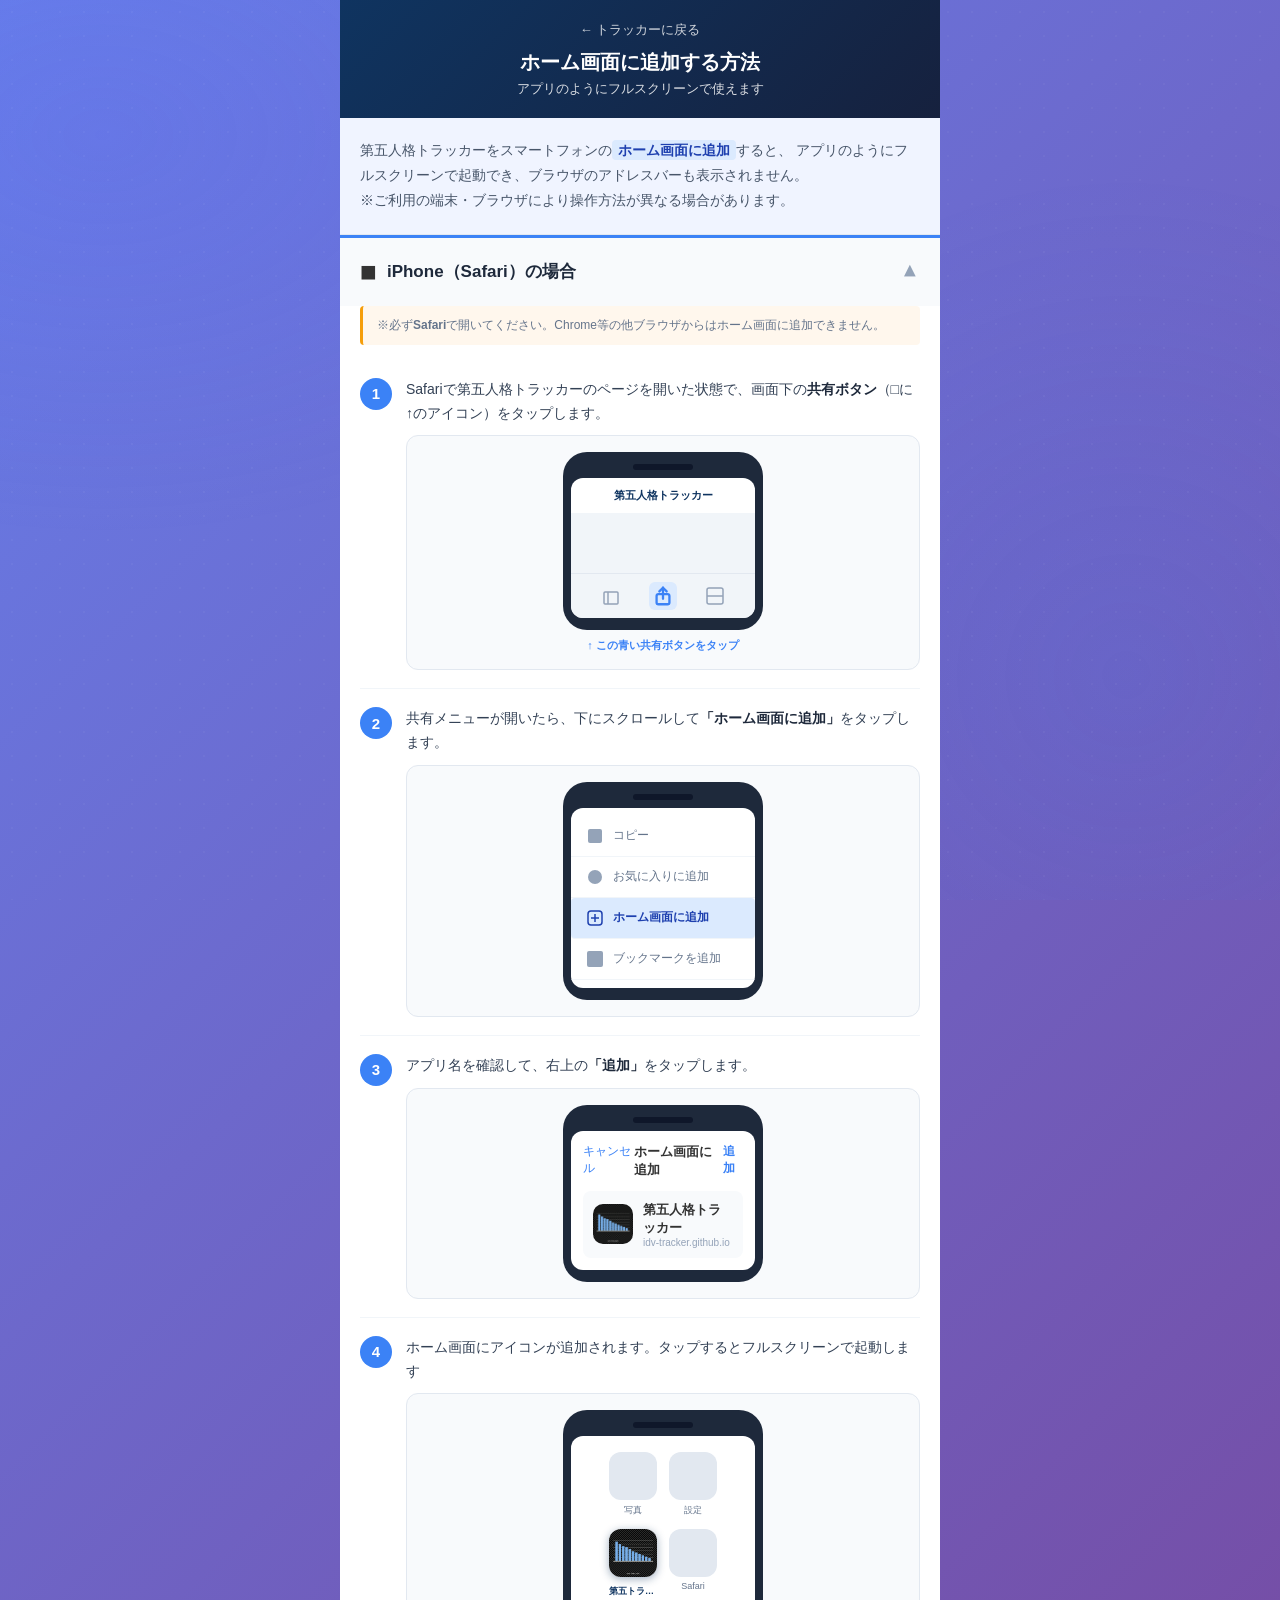
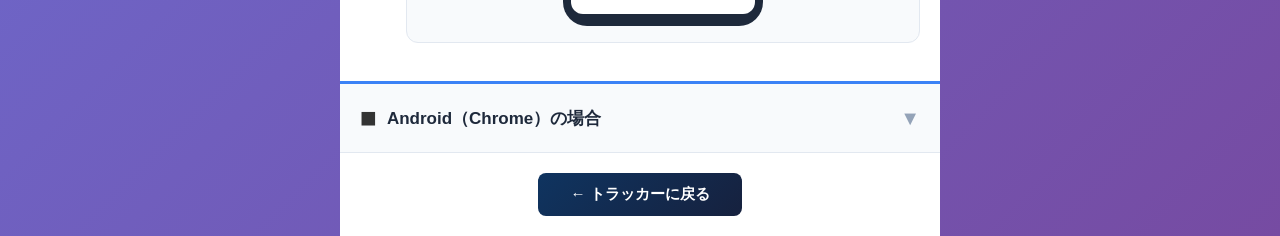
<file: install-guide.html>
<!DOCTYPE html>
<html lang="ja">
<head>
  <meta charset="UTF-8">
  <meta name="viewport" content="width=device-width, initial-scale=1.0, maximum-scale=1.0, user-scalable=no">
  <title>ホーム画面に追加する方法 | 第五人格トラッカー</title>
  <meta name="description" content="第五人格トラッカーをスマートフォンのホーム画面に追加して、アプリのように使う方法を解説します。">
  <link rel="manifest" href="manifest.json">
  <meta name="theme-color" content="#0f3460">
  <link rel="stylesheet" href="base.css">
  <link rel="stylesheet" href="install-guide-style.css">
</head>
<body>
  <script>
    (function() {
      if (localStorage.getItem('identity5_dark_mode') === 'on') {
        document.body.classList.add('dark-mode');
      }
    })();
  </script>
  <div class="container">
    <div class="guide-header">
      <a href="index.html" class="back-link">← トラッカーに戻る</a>
      <h1>ホーム画面に追加する方法</h1>
      <p>アプリのようにフルスクリーンで使えます</p>
    </div>

    <div class="guide-intro">
      <p>
        第五人格トラッカーをスマートフォンの<span class="highlight">ホーム画面に追加</span>すると、
        アプリのようにフルスクリーンで起動でき、ブラウザのアドレスバーも表示されません。<br>
        ※ご利用の端末・ブラウザにより操作方法が異なる場合があります。
      </p>
    </div>

    <!-- iPhone -->
    <div class="os-section">
      <div class="os-header open" onclick="toggleSection(this)">
        <span class="os-icon">■</span>
        <span class="os-title">iPhone（Safari）の場合</span>
        <span class="os-toggle">▼</span>
      </div>
      <div class="os-body open">
        <div class="os-note">
          ※必ず<strong>Safari</strong>で開いてください。Chrome等の他ブラウザからはホーム画面に追加できません。
        </div>

        <div class="step">
          <div class="step-number">1</div>
          <div class="step-content">
            <div class="step-text">
              Safariで第五人格トラッカーのページを開いた状態で、画面下の<strong>共有ボタン</strong>（□に↑のアイコン）をタップします。
            </div>
            <div class="step-illustration">
              <div class="phone-frame">
                <div class="phone-notch"></div>
                <div class="phone-screen">
                  <div style="padding: 10px; font-size: 11px; text-align: center; color: #0f3460; font-weight: 700;">第五人格トラッカー</div>
                  <div style="height: 60px; background: #f1f5f9;"></div>
                  <div class="safari-bar">
                    <div class="safari-icon">
                      <svg width="20" height="20" fill="none" stroke="#94a3b8" stroke-width="1.5"><rect x="3" y="6" width="14" height="12" rx="1"/><line x1="7" y1="6" x2="7" y2="18"/></svg>
                    </div>
                    <div class="safari-icon share-icon-highlight">
                      <svg width="22" height="22" viewBox="0 0 24 24" fill="none" stroke="#3b82f6" stroke-width="2.5" stroke-linecap="round"><rect x="5" y="10" width="14" height="11" rx="2"/><line x1="12" y1="3" x2="12" y2="15"/><polyline points="8,7 12,3 16,7"/></svg>
                    </div>
                    <div class="safari-icon">
                      <svg width="20" height="20" fill="none" stroke="#94a3b8" stroke-width="1.5"><rect x="2" y="2" width="16" height="16" rx="2"/><line x1="2" y1="10" x2="18" y2="10"/></svg>
                    </div>
                  </div>
                </div>
              </div>
              <div style="margin-top: 8px; font-size: 11px; color: #3b82f6; font-weight: 600;">↑ この青い共有ボタンをタップ</div>
            </div>
          </div>
        </div>

        <div class="step">
          <div class="step-number">2</div>
          <div class="step-content">
            <div class="step-text">
              共有メニューが開いたら、下にスクロールして<strong>「ホーム画面に追加」</strong>をタップします。
            </div>
            <div class="step-illustration">
              <div class="phone-frame">
                <div class="phone-notch"></div>
                <div class="phone-screen">
                  <div class="menu-list">
                    <div class="menu-item">
                      <svg class="menu-icon" viewBox="0 0 20 20" fill="#94a3b8"><rect x="3" y="3" width="14" height="14" rx="2"/></svg>
                      コピー
                    </div>
                    <div class="menu-item">
                      <svg class="menu-icon" viewBox="0 0 20 20" fill="#94a3b8"><circle cx="10" cy="10" r="7"/></svg>
                      お気に入りに追加
                    </div>
                    <div class="menu-item highlight">
                      <svg class="menu-icon" viewBox="0 0 20 20" fill="none" stroke="#1e40af" stroke-width="1.5"><rect x="3" y="3" width="14" height="14" rx="3"/><line x1="10" y1="6" x2="10" y2="14"/><line x1="6" y1="10" x2="14" y2="10"/></svg>
                      ホーム画面に追加
                    </div>
                    <div class="menu-item">
                      <svg class="menu-icon" viewBox="0 0 20 20" fill="#94a3b8"><rect x="2" y="2" width="16" height="16" rx="2"/></svg>
                      ブックマークを追加
                    </div>
                  </div>
                </div>
              </div>
            </div>
          </div>
        </div>

        <div class="step">
          <div class="step-number">3</div>
          <div class="step-content">
            <div class="step-text">
              アプリ名を確認して、右上の<strong>「追加」</strong>をタップします。
            </div>
            <div class="step-illustration">
              <div class="phone-frame">
                <div class="phone-notch"></div>
                <div class="phone-screen" style="padding: 12px;">
                  <div style="display: flex; justify-content: space-between; margin-bottom: 12px;">
                    <span style="font-size: 12px; color: #3b82f6;">キャンセル</span>
                    <span style="font-size: 13px; font-weight: 700;">ホーム画面に追加</span>
                    <span style="font-size: 12px; color: #3b82f6; font-weight: 700;">追加</span>
                  </div>
                  <div style="display: flex; gap: 10px; align-items: center; padding: 10px; background: #f8fafc; border-radius: 8px;">
                    <img src="icon.png" alt="第五人格トラッカー" style="width: 40px; height: 40px; border-radius: 10px;">
                    <div>
                      <div style="font-size: 13px; font-weight: 600;">第五人格トラッカー</div>
                      <div style="font-size: 10px; color: #94a3b8;">idv-tracker.github.io</div>
                    </div>
                  </div>
                </div>
              </div>
            </div>
          </div>
        </div>

        <div class="step">
          <div class="step-number">4</div>
          <div class="step-content">
            <div class="step-text">
              ホーム画面にアイコンが追加されます。タップするとフルスクリーンで起動します
            </div>
            <div class="step-illustration">
              <div class="phone-frame">
                <div class="phone-notch"></div>
                <div class="phone-screen">
                  <div class="home-screen">
                    <div class="app-icon"><div class="app-icon-img"></div><div class="app-icon-label">写真</div></div>
                    <div class="app-icon"><div class="app-icon-img"></div><div class="app-icon-label">設定</div></div>
                    <div class="app-icon">
                      <img src="icon.png" alt="" style="width: 48px; height: 48px; border-radius: 12px; margin-bottom: 4px; box-shadow: 0 2px 8px rgba(15, 52, 96, 0.4);">
                      <div class="app-icon-label" style="color: #0f3460; font-weight: 600;">第五トラッカー</div>
                    </div>
                    <div class="app-icon"><div class="app-icon-img"></div><div class="app-icon-label">Safari</div></div>
                  </div>
                </div>
              </div>
            </div>
          </div>
        </div>
      </div>
    </div>

    <!-- Android -->
    <div class="os-section">
      <div class="os-header" onclick="toggleSection(this)">
        <span class="os-icon">■</span>
        <span class="os-title">Android（Chrome）の場合</span>
        <span class="os-toggle">▼</span>
      </div>
      <div class="os-body">

        <div class="step">
          <div class="step-number">1</div>
          <div class="step-content">
            <div class="step-text">
              Chromeで第五人格トラッカーを開いた状態で、画面右上の<strong>「⋮」（縦3点メニュー）</strong>をタップします。
            </div>
            <div class="step-illustration">
              <div class="phone-frame">
                <div class="phone-notch"></div>
                <div class="phone-screen">
                  <div style="display: flex; justify-content: space-between; align-items: center; padding: 8px 12px; background: #f1f5f9;">
                    <div style="font-size: 11px; color: #64748b;">idv-tracker.github.io</div>
                    <div class="chrome-dots" style="background: #dbeafe; padding: 4px 6px; border-radius: 4px;">
                      <div class="chrome-dot" style="background: #3b82f6;"></div>
                      <div class="chrome-dot" style="background: #3b82f6;"></div>
                      <div class="chrome-dot" style="background: #3b82f6;"></div>
                    </div>
                  </div>
                  <div style="padding: 10px; font-size: 11px; text-align: center; color: #0f3460; font-weight: 700;">第五人格トラッカー</div>
                  <div style="height: 50px; background: #f1f5f9;"></div>
                </div>
              </div>
              <div style="margin-top: 8px; font-size: 11px; color: #3b82f6; font-weight: 600;">↑ 右上の⋮をタップ</div>
            </div>
          </div>
        </div>

        <div class="step">
          <div class="step-number">2</div>
          <div class="step-content">
            <div class="step-text">
              メニューから<strong>「ホーム画面に追加」</strong>または<strong>「アプリをインストール」</strong>をタップします。
            </div>
            <div class="step-illustration">
              <div class="phone-frame">
                <div class="phone-notch"></div>
                <div class="phone-screen">
                  <div class="menu-list">
                    <div class="menu-item">新しいタブ</div>
                    <div class="menu-item">ブックマーク</div>
                    <div class="menu-item highlight">
                      <svg class="menu-icon" viewBox="0 0 20 20" fill="none" stroke="#1e40af" stroke-width="1.5"><rect x="3" y="3" width="14" height="14" rx="3"/><line x1="10" y1="6" x2="10" y2="14"/><line x1="6" y1="10" x2="14" y2="10"/></svg>
                      ホーム画面に追加
                    </div>
                    <div class="menu-item">PC版サイト</div>
                    <div class="menu-item">設定</div>
                  </div>
                </div>
              </div>
            </div>
          </div>
        </div>

        <div class="step">
          <div class="step-number">3</div>
          <div class="step-content">
            <div class="step-text">
              確認画面で<strong>「追加」</strong>をタップすると、ホーム画面にアイコンが追加されます
            </div>
            <div class="step-illustration">
              <div class="phone-frame">
                <div class="phone-notch"></div>
                <div class="phone-screen">
                  <div class="home-screen">
                    <div class="app-icon"><div class="app-icon-img"></div><div class="app-icon-label">Chrome</div></div>
                    <div class="app-icon"><div class="app-icon-img"></div><div class="app-icon-label">設定</div></div>
                    <div class="app-icon">
                      <img src="icon.png" alt="" style="width: 48px; height: 48px; border-radius: 12px; margin-bottom: 4px; box-shadow: 0 2px 8px rgba(15, 52, 96, 0.4);">
                      <div class="app-icon-label" style="color: #0f3460; font-weight: 600;">第五トラッカー</div>
                    </div>
                    <div class="app-icon"><div class="app-icon-img"></div><div class="app-icon-label">YouTube</div></div>
                  </div>
                </div>
              </div>
            </div>
          </div>
        </div>
      </div>
    </div>

    <div class="guide-footer">
      <a href="index.html">← トラッカーに戻る</a>
    </div>
  </div>

  <script>
    function toggleSection(header) {
      header.classList.toggle('open');
      const body = header.nextElementSibling;
      body.classList.toggle('open');
    }
  </script>
</body>
</html>
</file>
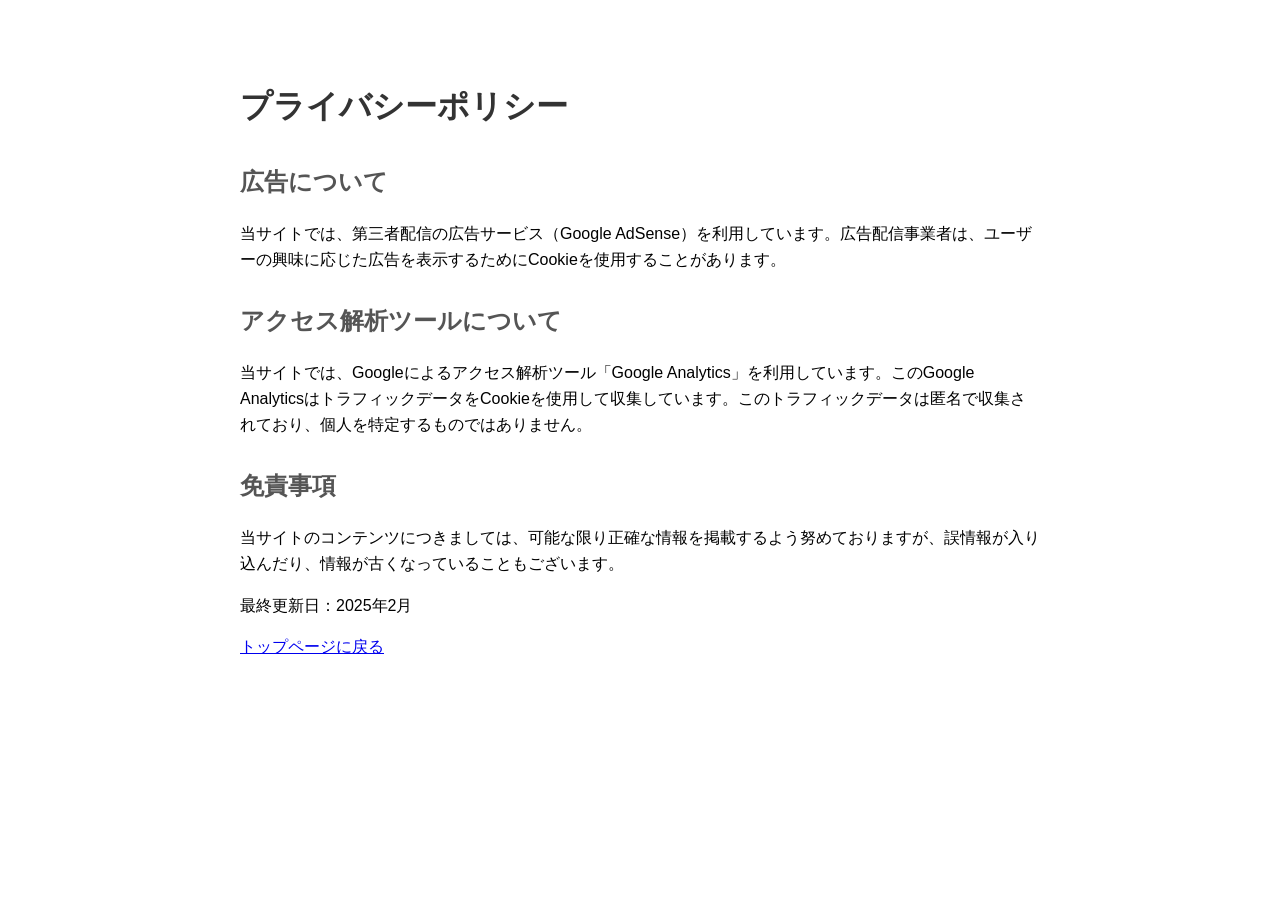
<file: privacy.html>
<!DOCTYPE html>
<html lang="ja">
<head>
  <meta charset="UTF-8">
  <meta name="viewport" content="width=device-width, initial-scale=1.0">
  <title>プライバシーポリシー - 第五人格トラッカー</title>
  <style>
    body {
      font-family: -apple-system, BlinkMacSystemFont, sans-serif;
      max-width: 800px;
      margin: 40px auto;
      padding: 20px;
      line-height: 1.6;
    }
    h1 { color: #333; }
    h2 { color: #555; margin-top: 30px; }
  </style>
</head>
<body>
  <h1>プライバシーポリシー</h1>
  
  <h2>広告について</h2>
  <p>当サイトでは、第三者配信の広告サービス（Google AdSense）を利用しています。広告配信事業者は、ユーザーの興味に応じた広告を表示するためにCookieを使用することがあります。</p>
  
  <h2>アクセス解析ツールについて</h2>
  <p>当サイトでは、Googleによるアクセス解析ツール「Google Analytics」を利用しています。このGoogle AnalyticsはトラフィックデータをCookieを使用して収集しています。このトラフィックデータは匿名で収集されており、個人を特定するものではありません。</p>
  
  <h2>免責事項</h2>
  <p>当サイトのコンテンツにつきましては、可能な限り正確な情報を掲載するよう努めておりますが、誤情報が入り込んだり、情報が古くなっていることもございます。</p>
  
  <p>最終更新日：2025年2月</p>
  
  <p><a href="index.html">トップページに戻る</a></p>
</body>
</html>
</file>
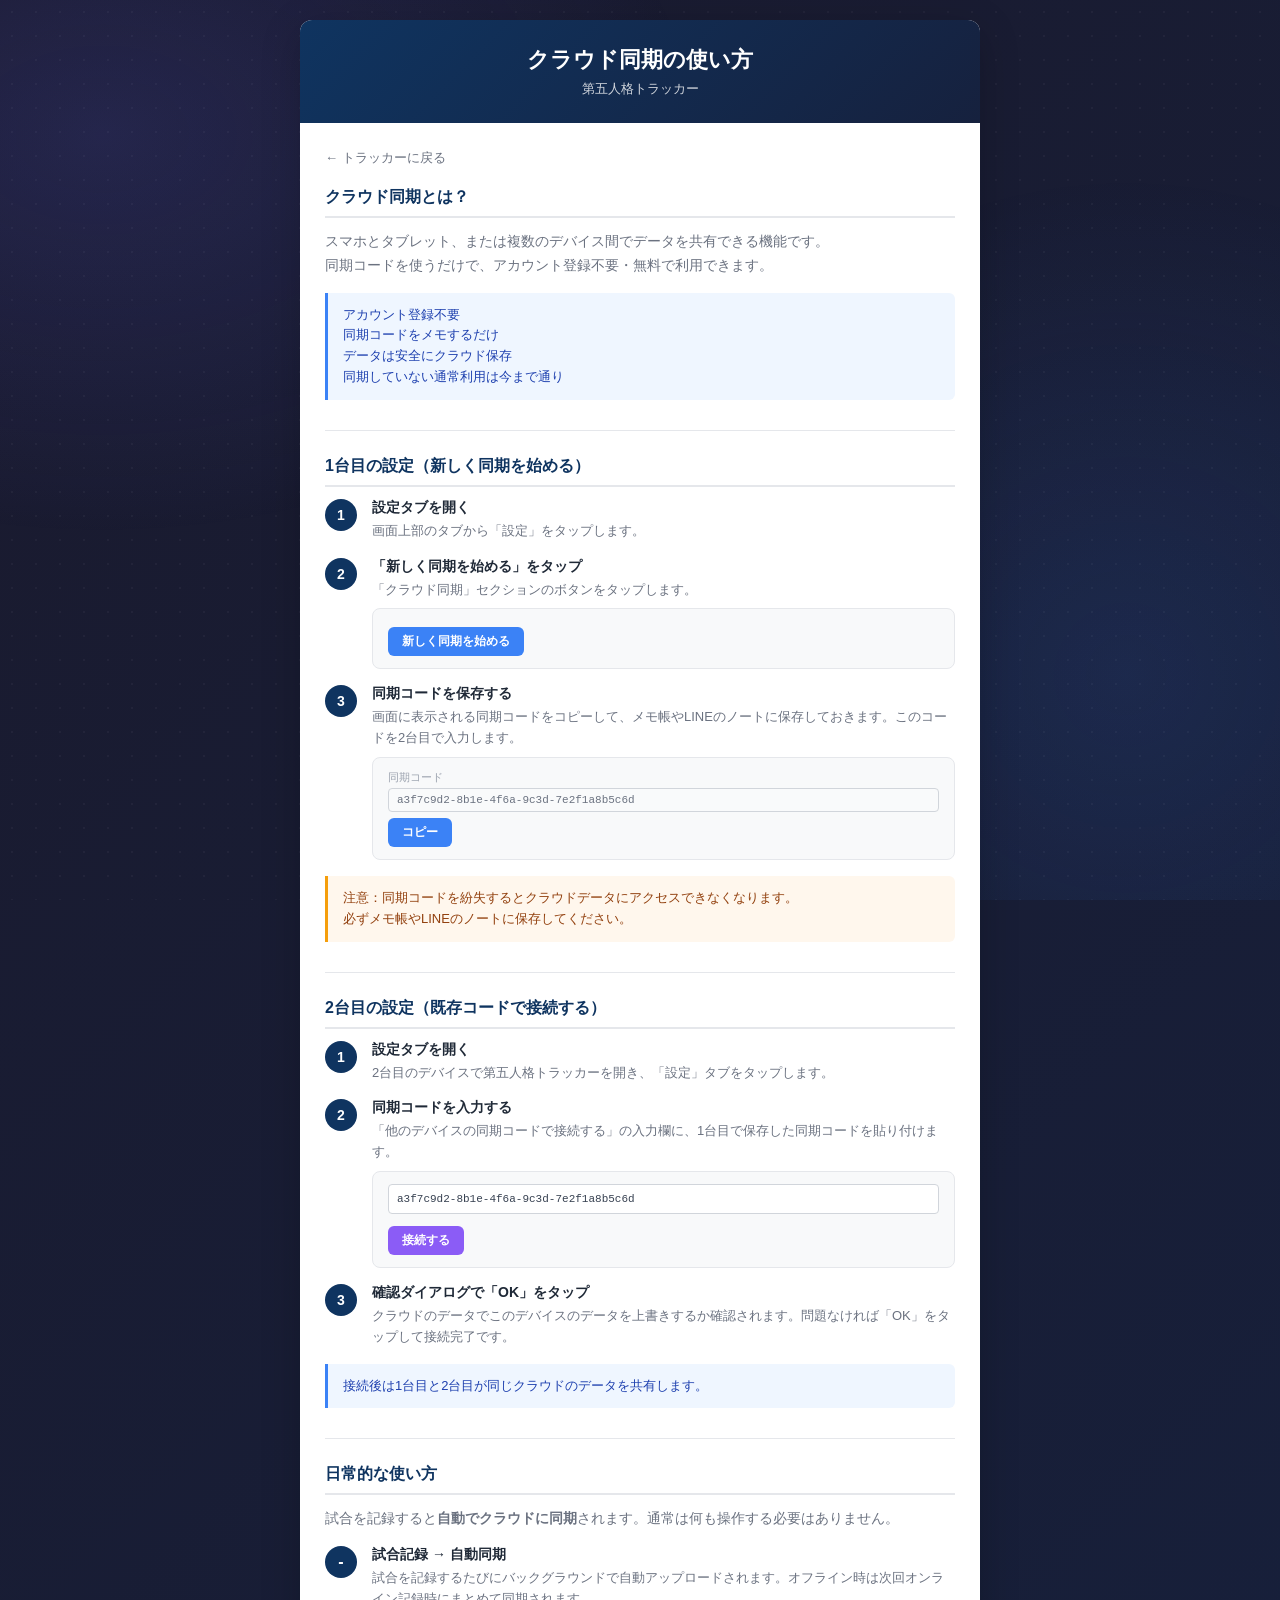
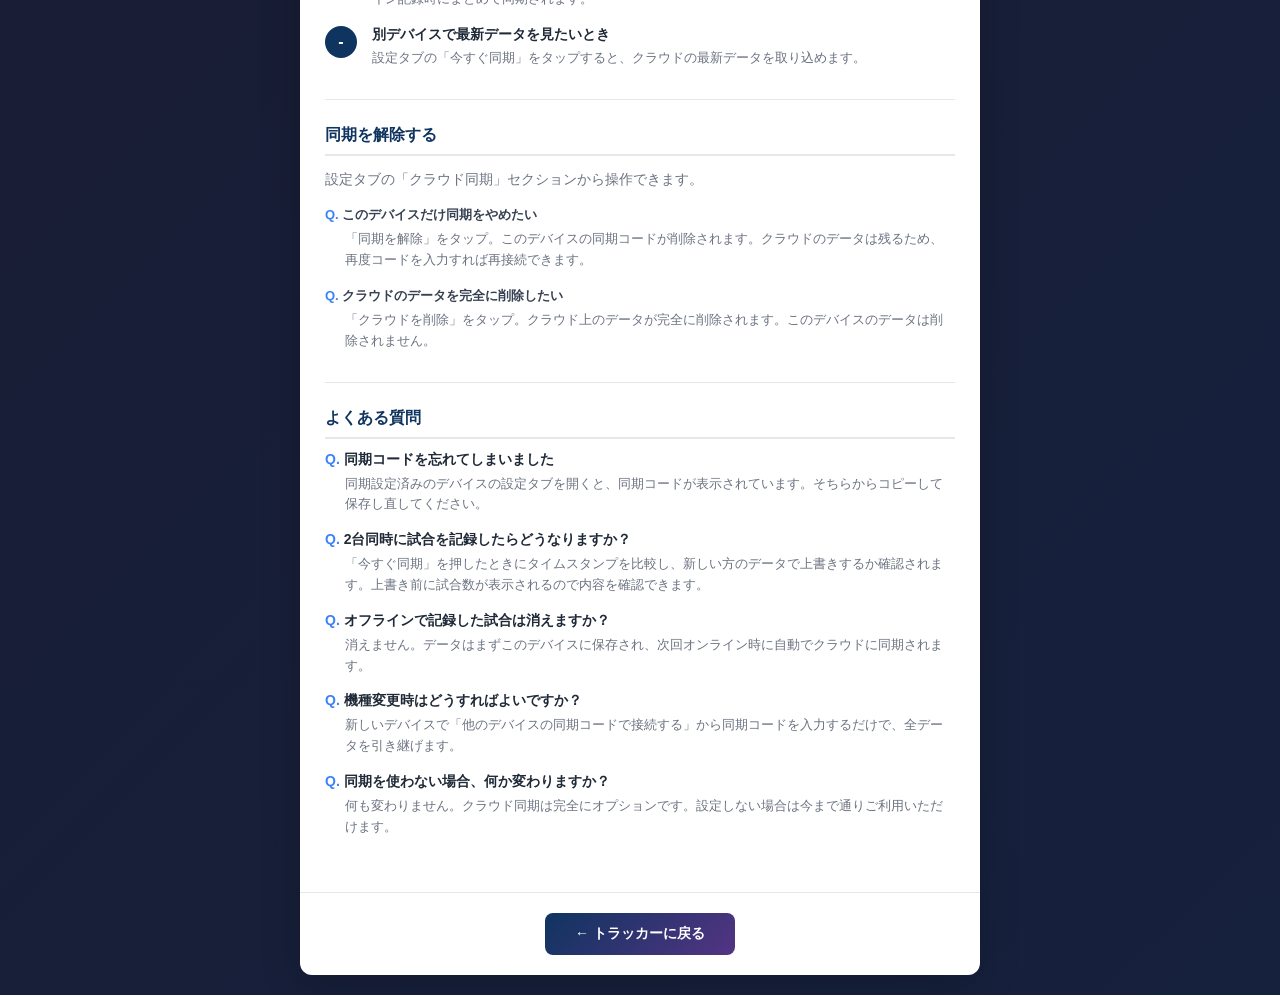
<file: sync-guide.html>
<!DOCTYPE html>
<html lang="ja">
<head>
  <meta charset="UTF-8">
  <meta name="viewport" content="width=device-width, initial-scale=1.0, maximum-scale=1.0, user-scalable=no">
  <title>クラウド同期の使い方 | 第五人格トラッカー</title>
  <link rel="stylesheet" href="base.css">
  <link rel="stylesheet" href="sync-guide-style.css">
</head>
<body>
  <script>
    (function() {
      if (localStorage.getItem('identity5_dark_mode') === 'on') {
        document.body.classList.add('dark-mode');
      }
    })();
  </script>
  <div class="container">
    <div class="header">
      <h1>クラウド同期の使い方</h1>
      <div class="subtitle">第五人格トラッカー</div>
    </div>

    <div class="content">
      <a href="index.html" class="back-link">← トラッカーに戻る</a>

      <!-- クラウド同期とは -->
      <div class="section">
        <div class="section-title">クラウド同期とは？</div>
        <div class="section-desc">
          スマホとタブレット、または複数のデバイス間でデータを共有できる機能です。<br>
          同期コードを使うだけで、アカウント登録不要・無料で利用できます。
        </div>
        <div class="info-box">
          アカウント登録不要<br>
          同期コードをメモするだけ<br>
          データは安全にクラウド保存<br>
          同期していない通常利用は今まで通り
        </div>
      </div>

      <hr class="divider">

      <!-- はじめて設定する -->
      <div class="section">
        <div class="section-title">1台目の設定（新しく同期を始める）</div>

        <div class="step">
          <div class="step-num">1</div>
          <div class="step-body">
            <div class="step-title">設定タブを開く</div>
            <div class="step-desc">画面上部のタブから「設定」をタップします。</div>
          </div>
        </div>

        <div class="step">
          <div class="step-num">2</div>
          <div class="step-body">
            <div class="step-title">「新しく同期を始める」をタップ</div>
            <div class="step-desc">「クラウド同期」セクションのボタンをタップします。</div>
            <div class="ui-mock">
              <span class="ui-btn ui-btn-blue">新しく同期を始める</span>
            </div>
          </div>
        </div>

        <div class="step">
          <div class="step-num">3</div>
          <div class="step-body">
            <div class="step-title">同期コードを保存する</div>
            <div class="step-desc">画面に表示される同期コードをコピーして、メモ帳やLINEのノートに保存しておきます。このコードを2台目で入力します。</div>
            <div class="ui-mock">
              <div class="ui-label">同期コード</div>
              <div class="ui-code">a3f7c9d2-8b1e-4f6a-9c3d-7e2f1a8b5c6d</div>
              <span class="ui-btn ui-btn-blue" style="margin-left:0;">コピー</span>
            </div>
          </div>
        </div>

        <div class="warn-box">
          注意：同期コードを紛失するとクラウドデータにアクセスできなくなります。<br>
          必ずメモ帳やLINEのノートに保存してください。
        </div>
      </div>

      <hr class="divider">

      <!-- 2台目の設定 -->
      <div class="section">
        <div class="section-title">2台目の設定（既存コードで接続する）</div>

        <div class="step">
          <div class="step-num">1</div>
          <div class="step-body">
            <div class="step-title">設定タブを開く</div>
            <div class="step-desc">2台目のデバイスで第五人格トラッカーを開き、「設定」タブをタップします。</div>
          </div>
        </div>

        <div class="step">
          <div class="step-num">2</div>
          <div class="step-body">
            <div class="step-title">同期コードを入力する</div>
            <div class="step-desc">「他のデバイスの同期コードで接続する」の入力欄に、1台目で保存した同期コードを貼り付けます。</div>
            <div class="ui-mock">
              <input type="text" value="a3f7c9d2-8b1e-4f6a-9c3d-7e2f1a8b5c6d"
                readonly style="width:100%;padding:8px;border:1px solid #d1d5db;border-radius:4px;font-family:monospace;font-size:11px;color:#374151;background:white;margin-bottom:6px;">
              <span class="ui-btn ui-btn-purple">接続する</span>
            </div>
          </div>
        </div>

        <div class="step">
          <div class="step-num">3</div>
          <div class="step-body">
            <div class="step-title">確認ダイアログで「OK」をタップ</div>
            <div class="step-desc">クラウドのデータでこのデバイスのデータを上書きするか確認されます。問題なければ「OK」をタップして接続完了です。</div>
          </div>
        </div>

        <div class="info-box">
          接続後は1台目と2台目が同じクラウドのデータを共有します。
        </div>
      </div>

      <hr class="divider">

      <!-- 日常の使い方 -->
      <div class="section">
        <div class="section-title">日常的な使い方</div>
        <div class="section-desc">
          試合を記録すると<strong>自動でクラウドに同期</strong>されます。通常は何も操作する必要はありません。
        </div>

        <div class="step">
          <div class="step-num" style="font-size:16px;">-</div>
          <div class="step-body">
            <div class="step-title">試合記録 → 自動同期</div>
            <div class="step-desc">試合を記録するたびにバックグラウンドで自動アップロードされます。オフライン時は次回オンライン記録時にまとめて同期されます。</div>
          </div>
        </div>

        <div class="step">
          <div class="step-num" style="font-size:16px;">-</div>
          <div class="step-body">
            <div class="step-title">別デバイスで最新データを見たいとき</div>
            <div class="step-desc">設定タブの「今すぐ同期」をタップすると、クラウドの最新データを取り込めます。</div>
          </div>
        </div>
      </div>

      <hr class="divider">

      <!-- 同期を解除する -->
      <div class="section">
        <div class="section-title">同期を解除する</div>

        <div class="section-desc">
          設定タブの「クラウド同期」セクションから操作できます。
        </div>

        <div class="faq-item">
          <div class="faq-q" style="font-size:13px;color:#374151;">このデバイスだけ同期をやめたい</div>
          <div class="faq-a">「同期を解除」をタップ。このデバイスの同期コードが削除されます。クラウドのデータは残るため、再度コードを入力すれば再接続できます。</div>
        </div>

        <div class="faq-item">
          <div class="faq-q" style="font-size:13px;color:#374151;">クラウドのデータを完全に削除したい</div>
          <div class="faq-a">「クラウドを削除」をタップ。クラウド上のデータが完全に削除されます。このデバイスのデータは削除されません。</div>
        </div>
      </div>

      <hr class="divider">

      <!-- よくある質問 -->
      <div class="section">
        <div class="section-title">よくある質問</div>

        <div class="faq-item">
          <div class="faq-q">同期コードを忘れてしまいました</div>
          <div class="faq-a">同期設定済みのデバイスの設定タブを開くと、同期コードが表示されています。そちらからコピーして保存し直してください。</div>
        </div>

        <div class="faq-item">
          <div class="faq-q">2台同時に試合を記録したらどうなりますか？</div>
          <div class="faq-a">「今すぐ同期」を押したときにタイムスタンプを比較し、新しい方のデータで上書きするか確認されます。上書き前に試合数が表示されるので内容を確認できます。</div>
        </div>

        <div class="faq-item">
          <div class="faq-q">オフラインで記録した試合は消えますか？</div>
          <div class="faq-a">消えません。データはまずこのデバイスに保存され、次回オンライン時に自動でクラウドに同期されます。</div>
        </div>

        <div class="faq-item">
          <div class="faq-q">機種変更時はどうすればよいですか？</div>
          <div class="faq-a">新しいデバイスで「他のデバイスの同期コードで接続する」から同期コードを入力するだけで、全データを引き継げます。</div>
        </div>

        <div class="faq-item">
          <div class="faq-q">同期を使わない場合、何か変わりますか？</div>
          <div class="faq-a">何も変わりません。クラウド同期は完全にオプションです。設定しない場合は今まで通りご利用いただけます。</div>
        </div>
      </div>
    </div>

    <div class="footer">
      <a href="index.html">← トラッカーに戻る</a>
    </div>
  </div>
</body>
</html>
</file>
<file: base.css>
/* ===== base.css — 全ページ共通トークン・リセット ===== */

/* リセット */
* { margin: 0; padding: 0; box-sizing: border-box; }
.hidden { display: none !important; }

/* フォント */
body {
  font-family: 'Noto Sans JP', 'Segoe UI', Tahoma, Geneva, Verdana, sans-serif;
  min-height: 100vh;
}

/* ===== デザイントークン ===== */
:root {
  /* Primary colors */
  --c-primary:       #0f3460;
  --c-primary-mid:   #3b82f6;
  --c-primary-light: #60a5fa;

  /* Surface layers */
  --s-base:      #ffffff;
  --s-raised:    #f0f2f5;
  --s-raised-rgb: 240, 242, 245;
  --s-overlay:   #f1f5f9;
  --s-card:      #ffffff;
  --s-input:     #ffffff;
  --s-subtle:    #f9fafb;
  --s-muted:     #f3f4f6;

  /* Borders */
  --b-subtle:  #e5e7eb;
  --b-default: #dee2e6;
  --b-strong:  #cbd5e1;

  /* Text */
  --t-primary:   #1f2937;
  --t-secondary: #374151;
  --t-muted:     #6b7280;
  --t-faint:     #9ca3af;

  /* Status colors */
  --win-bg:  #fbbf24;  --win-fg:  #1f2937;
  --lose-bg: #ef4444;  --lose-fg: #ffffff;
  --draw-bg: #9ca3af;  --draw-fg: #1f2937;
  --c-success: #059669;
  --c-danger:  #dc2626;

  /* Interactive */
  --c-primary-bg: #eff6ff;

  /* Spacing (8px grid) */
  --sp-1: 4px;  --sp-2: 8px;   --sp-3: 12px;
  --sp-4: 16px; --sp-5: 20px;  --sp-6: 24px;
  --sp-8: 32px; --sp-10: 40px; --sp-12: 48px;

  /* Typography */
  --fs-xs:   11px;
  --fs-sm:   12px;
  --fs-base: 14px;
  --fs-md:   16px;
  --fs-lg:   18px;
  --fs-2xl:  48px;

  /* Border radius */
  --r-sm:   4px;
  --r-input: 6px;
  --r-md:   8px;
  --r-lg:   12px;
  --r-xl:   20px;
  --r-pill: 28px;

  /* Shadows */
  --shadow-sm: 0 1px 3px rgba(0,0,0,0.1);
  --shadow-md: 0 4px 12px rgba(0,0,0,0.15);
  --shadow-lg: 0 10px 40px rgba(0,0,0,0.2);

  /* z-index */
  --z-dropdown: 100;
  --z-sticky:   150;
  --z-nav:      200;

  /* Animation */
  --transition-hover: 0.15s;
  --transition-move:  0.3s;
}

/* ===== PC背景装飾（グロー + ドットパターン） ===== */
@media (min-width: 768px) {
  body {
    position: relative;
    z-index: 0;
  }
  body::before {
    content: '';
    position: fixed;
    inset: 0;
    pointer-events: none;
    z-index: -1;
    background:
      radial-gradient(ellipse 600px 400px at 8% 15%, rgba(99, 102, 241, 0.15), transparent),
      radial-gradient(ellipse 500px 500px at 88% 75%, rgba(59, 130, 246, 0.12), transparent),
      radial-gradient(ellipse 300px 300px at 50% 50%, rgba(139, 92, 246, 0.06), transparent),
      radial-gradient(circle 1px, rgba(255, 255, 255, 0.04) 1px, transparent 1px);
    background-size: 100% 100%, 100% 100%, 100% 100%, 24px 24px;
  }
}

/* ===== ダークモードトークン ===== */
body.dark-mode {
  --c-primary:       #3b82f6;
  --c-primary-light: #60a5fa;
  --s-base:      #1a1a2e;
  --s-raised:    #28283e;
  --s-raised-rgb: 40, 40, 62;
  --s-overlay:   #2e2e4a;
  --s-card:      #1e2235;
  --s-input:     #2d3250;
  --s-subtle:    #161929;
  --s-muted:     #161929;
  --b-subtle:  #2e2e48;
  --b-default: #3a3a55;
  --b-strong:  #3a3a55;
  --t-primary:   #d1d5db;
  --t-secondary: #adb5bd;
  --t-muted:     #9ca3af;
  --t-faint:     #7878a0;
  --win-bg:  #fbbf24;  --win-fg:  #1f2937;
  --lose-bg: #ef4444;  --lose-fg: #ffffff;
  --draw-bg: #9ca3af;  --draw-fg: #1f2937;
  --c-success: #059669;  /* ダーク背景でもコントラスト十分、据え置き */
  --c-danger:  #dc2626;
  --c-primary-bg: #1e2d4a;
}

/* ===== トースト通知 ===== */
.shared-toast {
  position: fixed; bottom: 24px; left: 50%; transform: translateX(-50%) translateY(20px);
  background: #1f2937; color: #fff; padding: 10px 20px; border-radius: 8px;
  font-size: 13px; font-weight: 600; z-index: 9999;
  opacity: 0; transition: opacity 0.3s, transform 0.3s;
  pointer-events: none; max-width: 90vw; text-align: center;
  box-shadow: 0 4px 12px rgba(0,0,0,0.3);
}
.shared-toast.toast-error { background: #dc2626; }
.shared-toast.visible { opacity: 1; transform: translateX(-50%) translateY(0); }

@media (max-width: 767px) {
  .shared-toast {
    bottom: calc(80px + env(safe-area-inset-bottom, 0px));
  }
}

/* ダークモード時のグロー微調整 */
@media (min-width: 768px) {
  body.dark-mode::before {
    background:
      radial-gradient(ellipse 600px 400px at 8% 15%, rgba(99, 102, 241, 0.10), transparent),
      radial-gradient(ellipse 500px 500px at 88% 75%, rgba(59, 130, 246, 0.08), transparent),
      radial-gradient(ellipse 300px 300px at 50% 50%, rgba(139, 92, 246, 0.05), transparent),
      radial-gradient(circle 1px, rgba(255, 255, 255, 0.025) 1px, transparent 1px);
    background-size: 100% 100%, 100% 100%, 100% 100%, 24px 24px;
  }
}
</file>
<file: guide-style.css>
/* ===== guide-style.css — トークン参照版 ===== */
/* リセット・フォント・トークンは base.css で定義 */

body {
  background: linear-gradient(135deg, #1a1a2e 0%, #16213e 100%);
  padding: 20px;
}

.container {
  max-width: 760px;
  margin: 0 auto;
  background: var(--s-base);
  border-radius: 12px;
  box-shadow: var(--shadow-lg);
  overflow: hidden;
}

.header {
  background: linear-gradient(135deg, #0f3460 0%, #16213e 100%);
  color: white;
  padding: 25px;
  text-align: center;
}
.header h1 { font-size: 22px; font-weight: 700; margin-bottom: 5px; }
.header .subtitle { font-size: 13px; opacity: 0.8; }

.content { padding: 25px; }

.back-link {
  display: inline-flex;
  align-items: center;
  gap: 6px;
  color: var(--t-muted);
  text-decoration: none;
  font-size: 13px;
  margin-bottom: 24px;
}
.back-link:hover { color: var(--t-secondary); }

/* PC/スマホ切り替えトグル */
.view-toggle {
  display: flex;
  justify-content: center;
  margin-bottom: 24px;
}
.view-toggle-inner {
  display: flex;
  border: 1px solid var(--b-strong);
  border-radius: 8px;
  overflow: hidden;
}
.view-toggle-btn {
  padding: 10px 28px;
  font-size: 14px;
  font-weight: 600;
  background: #f8fafc;
  color: var(--t-muted);
  border: none;
  cursor: pointer;
  transition: background 0.2s, color 0.2s;
}
.view-toggle-btn.active {
  background: var(--c-primary);
  color: white;
}

/* 目次 */
.toc {
  background: #f8f9fa;
  border: 1px solid var(--b-subtle);
  border-radius: 8px;
  padding: 16px 20px;
  margin-bottom: 32px;
}
.toc-title {
  font-size: 13px;
  font-weight: 700;
  color: var(--t-secondary);
  margin-bottom: 10px;
}
.toc-list {
  list-style: none;
  display: flex;
  flex-wrap: wrap;
  gap: 6px 18px;
}
.toc-list li::before {
  content: '›';
  color: var(--t-faint);
  margin-right: 4px;
}
.toc-list a {
  color: var(--c-primary-mid);
  text-decoration: none;
  font-size: 13px;
}
.toc-list a:hover { text-decoration: underline; }

/* セクション */
.section { margin-bottom: 36px; }
.section-title {
  font-size: 17px;
  font-weight: 700;
  color: var(--c-primary);
  margin-bottom: 14px;
  padding-bottom: 8px;
  border-bottom: 2px solid var(--b-subtle);
}
.section-desc {
  font-size: 14px;
  color: var(--t-muted);
  line-height: 1.7;
  margin-bottom: 16px;
}

/* 機能リスト */
.feature-list {
  list-style: none;
  display: flex;
  flex-direction: column;
  gap: 14px;
}
.feature-name {
  font-size: 14px;
  font-weight: 700;
  color: var(--t-primary);
  margin-bottom: 3px;
}
.feature-desc {
  font-size: 13px;
  color: var(--t-muted);
  line-height: 1.6;
}
.feature-link {
  color: var(--c-primary-mid);
  text-decoration: none;
  font-size: 12px;
  margin-left: 6px;
}
.feature-link:hover { text-decoration: underline; }

/* ハイライトボックス */
.info-box {
  background: var(--c-primary-bg);
  border-left: 3px solid var(--c-primary-mid);
  padding: 12px 15px;
  border-radius: 0 6px 6px 0;
  font-size: 13px;
  color: #1e40af;
  line-height: 1.7;
  margin: 14px 0;
}

.highlight-box {
  background: #f0fdf4;
  border: 1px solid #bbf7d0;
  border-left: 3px solid #10b981;
  padding: 14px 16px;
  border-radius: 0 8px 8px 0;
  font-size: 13px;
  color: #065f46;
  line-height: 1.7;
  margin: 14px 0;
}
.highlight-box .highlight-title {
  font-weight: 700;
  font-size: 14px;
  margin-bottom: 6px;
}

/* UI模擬 */
.ui-mock {
  background: #f8f9fa;
  border: 1px solid var(--b-subtle);
  border-radius: 8px;
  padding: 10px 14px;
  margin-top: 8px;
  font-size: 13px;
  color: var(--t-secondary);
  display: flex;
  flex-wrap: wrap;
  gap: 6px;
  align-items: center;
}
.ui-tab {
  padding: 5px 16px;
  border-radius: 20px;
  font-size: 12px;
  font-weight: 600;
  border: 1px solid var(--b-subtle);
  background: var(--s-base);
  color: var(--t-secondary);
}
.ui-tab.active {
  background: var(--c-primary);
  color: white;
  border-color: var(--c-primary);
}
.ui-escape-btns { display: flex; gap: 5px; }
.ui-escape-btn {
  padding: 5px 10px;
  border: 1px solid var(--b-strong);
  border-radius: 4px;
  font-size: 12px;
  font-weight: 600;
  background: var(--s-base);
  color: var(--t-secondary);
}
.ui-escape-btn.selected {
  background: var(--c-primary);
  color: white;
  border-color: var(--c-primary);
}
/* トグルボタン模擬 */
.ui-toggle {
  display: flex;
  border: 1px solid var(--b-strong);
  border-radius: 8px;
  overflow: hidden;
}
.ui-toggle-btn {
  padding: 6px 18px;
  font-size: 12px;
  font-weight: 600;
  background: #f8fafc;
  color: var(--t-muted);
  border: none;
}
.ui-toggle-btn.active {
  background: var(--c-primary);
  color: white;
}
/* カラーブロック模擬 */
.ui-blocks {
  display: flex;
  gap: 4px;
  align-items: center;
}
.ui-block {
  width: 22px;
  height: 18px;
  border-radius: 3px;
}

/* 視点ラベル */
.perspective-label {
  font-size: 13px;
  font-weight: 700;
  color: var(--t-secondary);
  margin-bottom: 10px;
  padding: 4px 10px;
  background: var(--s-muted);
  border-radius: 4px;
  display: inline-block;
}
.perspective-section { margin-bottom: 16px; }

/* 区切り */
.divider {
  border: none;
  border-top: 1px solid var(--b-subtle);
  margin: 20px 0;
}

/* 目次に戻る */
.back-to-toc {
  display: block;
  text-align: right;
  font-size: 12px;
  color: var(--t-faint);
  text-decoration: none;
  margin-top: 18px;
}
.back-to-toc:hover { color: var(--t-muted); }

/* ボトムナビ模擬（旧） */
.ui-bottom-nav {
  background: var(--s-base);
  border: 1px solid #e0e0e0;
  border-radius: 8px;
  display: flex;
  overflow: hidden;
  margin-top: 8px;
}
.ui-bottom-nav-item {
  flex: 1;
  padding: 12px 0;
  text-align: center;
  font-size: 12px;
  font-weight: 600;
  color: var(--t-muted);
  border-top: 3px solid transparent;
}
.ui-bottom-nav-item.active {
  color: var(--c-primary);
  border-top-color: var(--c-primary);
}

/* ボトムナビ模擬（pill型・実機と同デザイン） */
.ui-bnav-wrap {
  background: var(--s-overlay);
  border-radius: 12px;
  padding: 8px;
  margin-top: 8px;
}
.ui-bnav {
  display: flex;
  background: var(--s-base);
  border-radius: 22px;
  padding: 6px;
  gap: 2px;
  box-shadow: 0 2px 10px rgba(0,0,0,0.08);
}
.ui-bnav-item {
  flex: 1;
  display: flex;
  flex-direction: column;
  align-items: center;
  justify-content: center;
  padding: 10px 4px;
  border-radius: 16px;
  color: var(--t-faint);
  font-size: 9px;
  font-weight: 600;
  gap: 3px;
}
.ui-bnav-item.active { background: rgba(225,29,72,0.10); color: #be123c; }
.ui-bnav-item svg { display: block; }
.ui-bnav-labels {
  display: flex;
  justify-content: space-around;
  font-size: 10px;
  color: var(--t-faint);
  margin-top: 6px;
  padding: 0 4px;
}
.ui-bnav-lbl-active { color: var(--c-primary); font-weight: 700; }

/* ツールボタン模擬 */
.ui-tool-btn-mock {
  display: inline-flex;
  flex-direction: column;
  align-items: center;
  justify-content: center;
  gap: 2px;
  background: rgba(255,255,255,0.12);
  border: 1px solid rgba(255,255,255,0.2);
  border-radius: 50%;
  width: 42px;
  height: 42px;
  color: white;
  font-size: 9px;
  font-weight: 600;
  vertical-align: middle;
}

/* ツールシート模擬 */
.ui-tool-sheet {
  background: var(--s-base);
  border: 1px solid var(--b-subtle);
  border-radius: 12px 0 0 12px;
  overflow: hidden;
  margin-top: 8px;
  max-width: 240px;
  margin-left: auto;
}
.ui-tool-sheet-header {
  display: flex;
  align-items: center;
  justify-content: space-between;
  padding: 10px 14px;
  border-bottom: 1px solid var(--s-overlay);
  font-size: 13px;
  font-weight: 700;
  color: var(--t-primary);
}
.ui-tool-sheet-item {
  display: flex;
  align-items: center;
  gap: 10px;
  padding: 11px 14px;
  font-size: 13px;
  font-weight: 600;
  color: var(--t-secondary);
  border-bottom: 1px solid var(--s-subtle);
}
.ui-tool-sheet-item:last-child { border-bottom: none; }
.ui-tool-sheet-divider { height: 1px; background: var(--b-subtle); margin: 2px 0; }

/* サブタブ模擬 */
.ui-sub-tabs {
  background: #f8f9fa;
  border: 1px solid var(--b-subtle);
  border-radius: 8px;
  display: flex;
  gap: 4px;
  padding: 6px;
  margin-top: 8px;
  overflow-x: auto;
}
.ui-sub-tab {
  padding: 5px 12px;
  border-radius: 6px;
  font-size: 12px;
  font-weight: 600;
  color: var(--t-muted);
  white-space: nowrap;
}
.ui-sub-tab.active {
  background: var(--c-primary);
  color: white;
}

/* スクロール説明図 */
.scroll-diagram {
  background: #f8f9fa;
  border: 1px solid var(--b-subtle);
  border-radius: 8px;
  padding: 14px 16px;
  margin-top: 8px;
  font-size: 12px;
  color: var(--t-secondary);
}
.scroll-diagram-row {
  display: flex;
  align-items: center;
  gap: 12px;
  margin-bottom: 8px;
}
.scroll-diagram-row:last-child { margin-bottom: 0; }
.scroll-arrow {
  font-size: 18px;
  width: 24px;
  text-align: center;
  flex-shrink: 0;
}
.scroll-label {
  font-weight: 600;
  width: 80px;
  flex-shrink: 0;
}
.scroll-result { color: var(--t-muted); }

/* フッター */
.footer {
  text-align: center;
  padding: 20px;
  border-top: 1px solid var(--b-subtle);
}
.footer a {
  display: inline-block;
  padding: 10px 28px;
  background: linear-gradient(135deg, #0f3460 0%, #533483 100%);
  color: white;
  border-radius: 8px;
  text-decoration: none;
  font-size: 14px;
  font-weight: 600;
}

/* ===== ダークモード ===== */
body.dark-mode {
  background: linear-gradient(135deg, #0d0d1a 0%, #0a0f1e 100%);
}
body.dark-mode .container { background: #1e1e2e; }
body.dark-mode .toc { background: #2a2a3e; border-color: #3a3a55; }
body.dark-mode .toc-list a { color: #60a5fa; }
body.dark-mode .info-box { background: var(--c-primary-bg); color: #93c5fd; }
body.dark-mode .highlight-box { background: var(--c-primary-bg); border-color: #1e3a5f; border-left-color: var(--c-primary-mid); color: #93c5fd; }
body.dark-mode .ui-mock { background: #2a2a3e; border-color: #3a3a55; }
body.dark-mode .ui-tab { background: #1e1e2e; border-color: #3a3a55; }
body.dark-mode .ui-tab.active { background: var(--c-primary-mid); border-color: var(--c-primary-mid); color: white; }
body.dark-mode .ui-escape-btn { background: #1e1e2e; border-color: #3a3a55; }
body.dark-mode .ui-escape-btn.selected { background: var(--c-primary-mid); border-color: var(--c-primary-mid); color: white; }
body.dark-mode .ui-toggle { border-color: #3a3a55; }
body.dark-mode .ui-toggle-btn { background: #1e1e2e; color: var(--t-faint); }
body.dark-mode .ui-toggle-btn.active { background: var(--c-primary-mid); color: white; }
body.dark-mode .view-toggle-inner { border-color: #3a3a55; }
body.dark-mode .view-toggle-btn { background: #1e1e2e; color: var(--t-faint); }
body.dark-mode .view-toggle-btn.active { background: var(--c-primary-mid); color: white; }
body.dark-mode .ui-bottom-nav { background: #1e1e2e; border-color: #3a3a55; }
body.dark-mode .ui-bottom-nav-item.active { color: #60a5fa; border-top-color: #60a5fa; }
body.dark-mode .ui-sub-tabs { background: #2a2a3e; border-color: #3a3a55; }
body.dark-mode .ui-sub-tab.active { background: var(--c-primary-mid); color: white; }
body.dark-mode .scroll-diagram { background: #2a2a3e; border-color: #3a3a55; }
body.dark-mode .ui-bnav-wrap { background: #1a1a2e; }
body.dark-mode .ui-bnav { background: #2a2a3e; box-shadow: 0 2px 10px rgba(0,0,0,0.4); }
body.dark-mode .ui-bnav-item.active { background: rgba(56,189,248,0.12); color: #38bdf8; }
body.dark-mode .ui-bnav-lbl-active { color: #60a5fa; }
body.dark-mode .ui-tool-sheet { background: #2a2a3e; border-color: #3a3a55; }
body.dark-mode .ui-tool-sheet-header { border-bottom-color: #3a3a55; }
body.dark-mode .ui-tool-sheet-item { border-bottom-color: #2a2a3e; }
body.dark-mode .ui-tool-sheet-divider { background: #3a3a55; }
body.dark-mode .ui-tool-btn-mock { background: rgba(59,130,246,0.2); border-color: rgba(59,130,246,0.4); color: #93c5fd; }

/* レスポンシブ */
@media (max-width: 480px) {
  body { padding: 8px; }
  .container { border-radius: 0; box-shadow: none; }
  .header { padding: 20px 16px; }
  .content { padding: 16px; }
  .toc { padding: 12px 14px; }
  .section-title { font-size: 15px; }
}
</file>
<file: install-guide-style.css>
/* リセット・フォント・トークンは base.css で定義 */
body {
  background: linear-gradient(135deg, #667eea 0%, #764ba2 100%);
  color: #333;
}
.container {
  max-width: 600px;
  margin: 0 auto;
  background: white;
  min-height: 100vh;
}
.guide-header {
  background: linear-gradient(135deg, #0f3460 0%, #16213e 100%);
  color: white;
  padding: 20px;
  text-align: center;
}
.guide-header h1 { font-size: 20px; margin-bottom: 4px; }
.guide-header p { font-size: 13px; opacity: 0.85; }
.back-link {
  display: inline-flex;
  align-items: center;
  gap: 4px;
  color: rgba(255,255,255,0.8);
  text-decoration: none;
  font-size: 13px;
  margin-bottom: 10px;
}
.back-link:hover { color: white; }

.guide-intro {
  padding: 20px;
  background: #f0f4ff;
  border-bottom: 1px solid #e2e8f0;
}
.guide-intro p {
  font-size: 14px;
  line-height: 1.8;
  color: #475569;
}
.guide-intro .highlight {
  background: #dbeafe;
  padding: 2px 6px;
  border-radius: 4px;
  font-weight: 600;
  color: #1e40af;
}

.os-section { padding: 0; }
.os-header {
  display: flex;
  align-items: center;
  gap: 10px;
  padding: 18px 20px;
  background: #f8fafc;
  border-top: 3px solid #3b82f6;
  cursor: pointer;
  user-select: none;
}
.os-header:hover { background: #f1f5f9; }
.os-icon { font-size: 28px; }
.os-title { font-size: 17px; font-weight: 700; color: #1e293b; flex: 1; }
.os-toggle {
  font-size: 20px;
  color: #94a3b8;
  transition: transform 0.3s;
}
.os-header.open .os-toggle { transform: rotate(180deg); }
.os-body {
  display: none;
  padding: 0 20px 20px;
}
.os-body.open { display: block; }
.os-note {
  font-size: 12px;
  color: #64748b;
  padding: 10px 14px;
  background: #fff7ed;
  border-left: 3px solid #f59e0b;
  border-radius: 4px;
  margin-bottom: 15px;
  line-height: 1.6;
}

.step {
  display: flex;
  gap: 14px;
  padding: 18px 0;
  border-bottom: 1px solid #f1f5f9;
}
.step:last-child { border-bottom: none; }
.step-number {
  width: 32px;
  height: 32px;
  background: #3b82f6;
  color: white;
  border-radius: 50%;
  display: flex;
  align-items: center;
  justify-content: center;
  font-size: 15px;
  font-weight: 700;
  flex-shrink: 0;
}
.step-content { flex: 1; min-width: 0; }
.step-text {
  font-size: 14px;
  line-height: 1.7;
  color: #334155;
  margin-bottom: 10px;
}
.step-text strong { color: #1e293b; }

/* ステップ内のイラスト */
.step-illustration {
  background: #f8fafc;
  border: 1px solid #e2e8f0;
  border-radius: 12px;
  padding: 16px;
  text-align: center;
}
.phone-frame {
  display: inline-block;
  background: #1e293b;
  border-radius: 24px;
  padding: 12px 8px;
  width: 200px;
  position: relative;
}
.phone-notch {
  width: 60px;
  height: 6px;
  background: #0f172a;
  border-radius: 3px;
  margin: 0 auto 8px;
}
.phone-screen {
  background: white;
  border-radius: 12px;
  overflow: hidden;
  text-align: left;
}

/* Safari共有ボタンイラスト */
.safari-bar {
  background: #f1f5f9;
  padding: 8px;
  display: flex;
  justify-content: center;
  gap: 24px;
  border-top: 1px solid #e2e8f0;
}
.safari-icon {
  width: 28px;
  height: 28px;
  display: flex;
  align-items: center;
  justify-content: center;
}
.share-icon-highlight {
  background: #dbeafe;
  border-radius: 6px;
  padding: 2px;
}

/* メニューイラスト */
.menu-list {
  padding: 8px 0;
}
.menu-item {
  padding: 10px 14px;
  font-size: 12px;
  color: #64748b;
  display: flex;
  align-items: center;
  gap: 8px;
  border-bottom: 1px solid #f1f5f9;
}
.menu-item.highlight {
  background: #dbeafe;
  color: #1e40af;
  font-weight: 700;
  border-radius: 4px;
}
.menu-icon {
  width: 20px;
  height: 20px;
  flex-shrink: 0;
}

/* ホーム画面イラスト */
.home-screen {
  padding: 16px;
  display: flex;
  flex-wrap: wrap;
  gap: 12px;
  justify-content: center;
}
.app-icon {
  width: 48px;
  text-align: center;
}
.app-icon-img {
  width: 48px;
  height: 48px;
  border-radius: 12px;
  background: #e2e8f0;
  margin-bottom: 4px;
}
.app-icon-img.idv {
  background: linear-gradient(135deg, #0f3460 0%, #16213e 100%);
  display: flex;
  align-items: center;
  justify-content: center;
  color: white;
  font-size: 22px;
  font-weight: 700;
  box-shadow: 0 2px 8px rgba(15, 52, 96, 0.4);
}
.app-icon-label {
  font-size: 9px;
  color: #64748b;
  overflow: hidden;
  text-overflow: ellipsis;
  white-space: nowrap;
}

.guide-footer {
  padding: 20px;
  text-align: center;
  border-top: 1px solid #e2e8f0;
}
.guide-footer a {
  display: inline-block;
  padding: 12px 32px;
  background: linear-gradient(135deg, #0f3460, #16213e);
  color: white;
  text-decoration: none;
  border-radius: 8px;
  font-size: 15px;
  font-weight: 600;
}

/* Chrome メニューイラスト */
.chrome-dots {
  display: flex;
  flex-direction: column;
  gap: 3px;
  align-items: center;
}
.chrome-dot {
  width: 4px;
  height: 4px;
  background: #64748b;
  border-radius: 50%;
}

/* ===== ダークモード ===== */
body.dark-mode .container {
  background: #1e1e2e;
}
body.dark-mode .guide-intro {
  background: #1e2433;
  border-bottom-color: #2e2e48;
}
body.dark-mode .guide-intro p {
  color: #9ca3af;
}
body.dark-mode .guide-intro .highlight {
  background: #1e3a5f;
  color: #93c5fd;
}
body.dark-mode .os-header {
  background: #252538;
}
body.dark-mode .os-header:hover {
  background: #2a2a40;
}
body.dark-mode .os-title {
  color: #d1d5db;
}
body.dark-mode .os-toggle {
  color: #6b7280;
}
body.dark-mode .os-note {
  background: #2a2010;
  color: #9ca3af;
}
body.dark-mode .step {
  border-bottom-color: #2e2e48;
}
body.dark-mode .step-text {
  color: #9ca3af;
}
body.dark-mode .step-text strong {
  color: #d1d5db;
}
body.dark-mode .step-illustration {
  background: #1e1e35;
  border-color: #3a3a55;
}
body.dark-mode .guide-footer {
  border-top-color: #2e2e48;
}
body.dark-mode .back-link { color: rgba(209,213,219,0.8); }
body.dark-mode .back-link:hover { color: #d1d5db; }
body.dark-mode .os-header { border-top-color: #60a5fa; }
body.dark-mode .phone-frame { background: #0f172a; }
body.dark-mode .phone-notch { background: #1a1a2e; }
body.dark-mode .phone-screen { background: #1e1e2e; }
body.dark-mode .safari-bar { background: #2a2a3e; border-top-color: #3a3a55; }
body.dark-mode .share-icon-highlight { background: #1e3a5f; }
body.dark-mode .menu-item { color: #9ca3af; border-bottom-color: #2e2e48; }
body.dark-mode .menu-item.highlight { background: #1e3a5f; color: #93c5fd; }
body.dark-mode .app-icon-img { background: #2a2a3e; }
body.dark-mode .app-icon-label { color: #9ca3af; }
body.dark-mode .chrome-dot { background: #9ca3af; }

/* レスポンシブ */
@media (max-width: 480px) {
  .guide-header { padding: 16px; }
  .guide-intro { padding: 16px; }
  .os-header { padding: 14px 16px; }
  .os-body { padding: 0 16px 16px; }
  .step { gap: 10px; }
  .guide-footer { padding: 16px; }
}
</file>
<file: sync-guide-style.css>
/* ===== sync-guide-style.css — トークン参照版 ===== */
/* リセット・フォント・トークンは base.css で定義 */

body {
  background: linear-gradient(135deg, #1a1a2e 0%, #16213e 100%);
  padding: 20px;
}
.container {
  max-width: 680px;
  margin: 0 auto;
  background: var(--s-base);
  border-radius: 12px;
  box-shadow: var(--shadow-lg);
  overflow: hidden;
}
.header {
  background: linear-gradient(135deg, #0f3460 0%, #16213e 100%);
  color: white;
  padding: 25px;
  text-align: center;
}
.header h1 { font-size: 22px; font-weight: 700; margin-bottom: 5px; }
.header .subtitle { font-size: 13px; opacity: 0.8; }
.content { padding: 25px; }
.back-link {
  display: inline-flex;
  align-items: center;
  gap: 6px;
  color: var(--t-muted);
  text-decoration: none;
  font-size: 13px;
  margin-bottom: 20px;
}
.back-link:hover { color: var(--t-secondary); }

/* セクション */
.section { margin-bottom: 30px; }
.section-title {
  font-size: 16px;
  font-weight: 700;
  color: var(--c-primary);
  margin-bottom: 12px;
  padding-bottom: 8px;
  border-bottom: 2px solid var(--b-subtle);
}
.section-desc {
  font-size: 14px;
  color: var(--t-muted);
  line-height: 1.7;
  margin-bottom: 15px;
}

/* ステップ */
.step {
  display: flex;
  gap: 15px;
  margin-bottom: 16px;
  align-items: flex-start;
}
.step-num {
  width: 32px;
  height: 32px;
  background: var(--c-primary);
  color: white;
  border-radius: 50%;
  display: flex;
  align-items: center;
  justify-content: center;
  font-size: 14px;
  font-weight: 700;
  flex-shrink: 0;
}
.step-body { flex: 1; }
.step-title {
  font-size: 14px;
  font-weight: 700;
  color: var(--t-primary);
  margin-bottom: 4px;
}
.step-desc {
  font-size: 13px;
  color: var(--t-muted);
  line-height: 1.6;
}

/* スクリーンUI模擬 */
.ui-mock {
  background: #f8f9fa;
  border: 1px solid var(--b-subtle);
  border-radius: 8px;
  padding: 12px 15px;
  margin-top: 8px;
  font-size: 13px;
  color: var(--t-secondary);
}
.ui-mock .ui-btn {
  display: inline-block;
  padding: 6px 14px;
  border-radius: 6px;
  font-size: 12px;
  font-weight: 600;
  margin-top: 6px;
}
.ui-btn-blue { background: var(--c-primary-mid); color: white; }
.ui-btn-purple { background: #8b5cf6; color: white; }
.ui-mock .ui-label {
  font-size: 11px;
  color: var(--t-faint);
  margin-bottom: 3px;
}
.ui-mock .ui-code {
  font-family: monospace;
  font-size: 11px;
  background: var(--s-subtle);
  border: 1px solid #d1d5db;
  border-radius: 4px;
  padding: 5px 8px;
  color: var(--t-muted);
  word-break: break-all;
}

/* ポイントボックス */
.info-box {
  background: var(--c-primary-bg);
  border-left: 3px solid var(--c-primary-mid);
  padding: 12px 15px;
  border-radius: 0 6px 6px 0;
  font-size: 13px;
  color: #1e40af;
  line-height: 1.6;
  margin: 12px 0;
}
.warn-box {
  background: #fff7ed;
  border-left: 3px solid #f59e0b;
  padding: 12px 15px;
  border-radius: 0 6px 6px 0;
  font-size: 13px;
  color: #92400e;
  line-height: 1.6;
  margin: 12px 0;
}

/* FAQ */
.faq-item { margin-bottom: 16px; }
.faq-q {
  font-size: 14px;
  font-weight: 700;
  color: var(--t-primary);
  margin-bottom: 5px;
}
.faq-q::before { content: 'Q. '; color: var(--c-primary-mid); }
.faq-a {
  font-size: 13px;
  color: var(--t-muted);
  line-height: 1.6;
  padding-left: 20px;
}

/* 区切り */
.divider {
  border: none;
  border-top: 1px solid var(--b-subtle);
  margin: 25px 0;
}

/* フッター */
.footer {
  text-align: center;
  padding: 20px;
  border-top: 1px solid var(--b-subtle);
}
.footer a {
  display: inline-block;
  padding: 12px 30px;
  background: linear-gradient(135deg, #0f3460 0%, #533483 100%);
  color: white;
  border-radius: 8px;
  text-decoration: none;
  font-size: 14px;
  font-weight: 600;
}

/* ===== ダークモード ===== */
body.dark-mode {
  background: linear-gradient(135deg, #0d0d1a 0%, #0a0f1e 100%);
}
body.dark-mode .container { background: #1e1e2e; }
body.dark-mode .step-num { background: var(--c-primary-mid); }
body.dark-mode .ui-mock { background: #2a2a3e; border-color: #3a3a55; }
body.dark-mode .ui-mock .ui-code { background: #1e1e2e; border-color: #3a3a55; }
body.dark-mode .info-box { background: var(--c-primary-bg); color: #93c5fd; }
body.dark-mode .warn-box { background: #2a2010; border-left-color: #f59e0b; color: #d4a574; }
body.dark-mode .faq-q::before { color: #60a5fa; }
body.dark-mode .header { color: white; }

/* レスポンシブ */
@media (max-width: 480px) {
  body { padding: 8px; }
  .container { border-radius: 0; box-shadow: none; }
  .header { padding: 20px 16px; }
  .content { padding: 16px; }
  .step { gap: 10px; }
}
</file>
